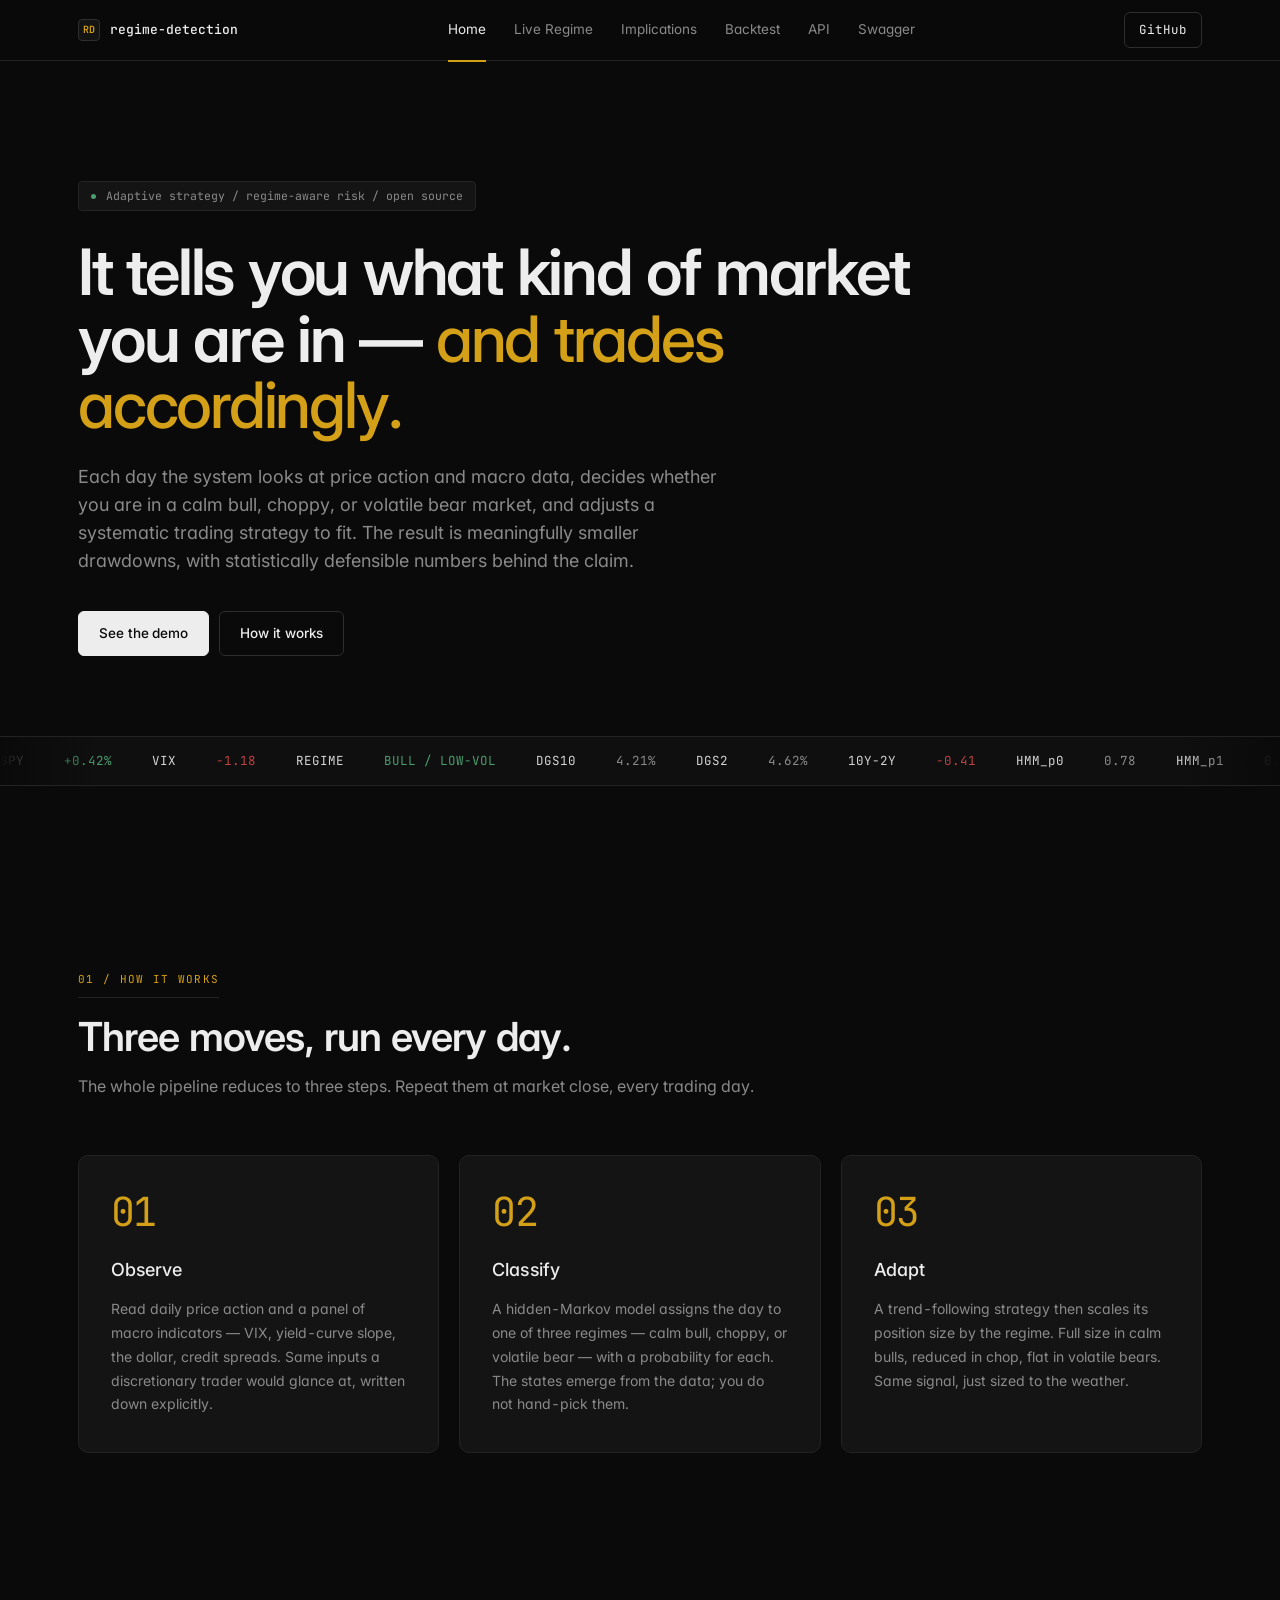
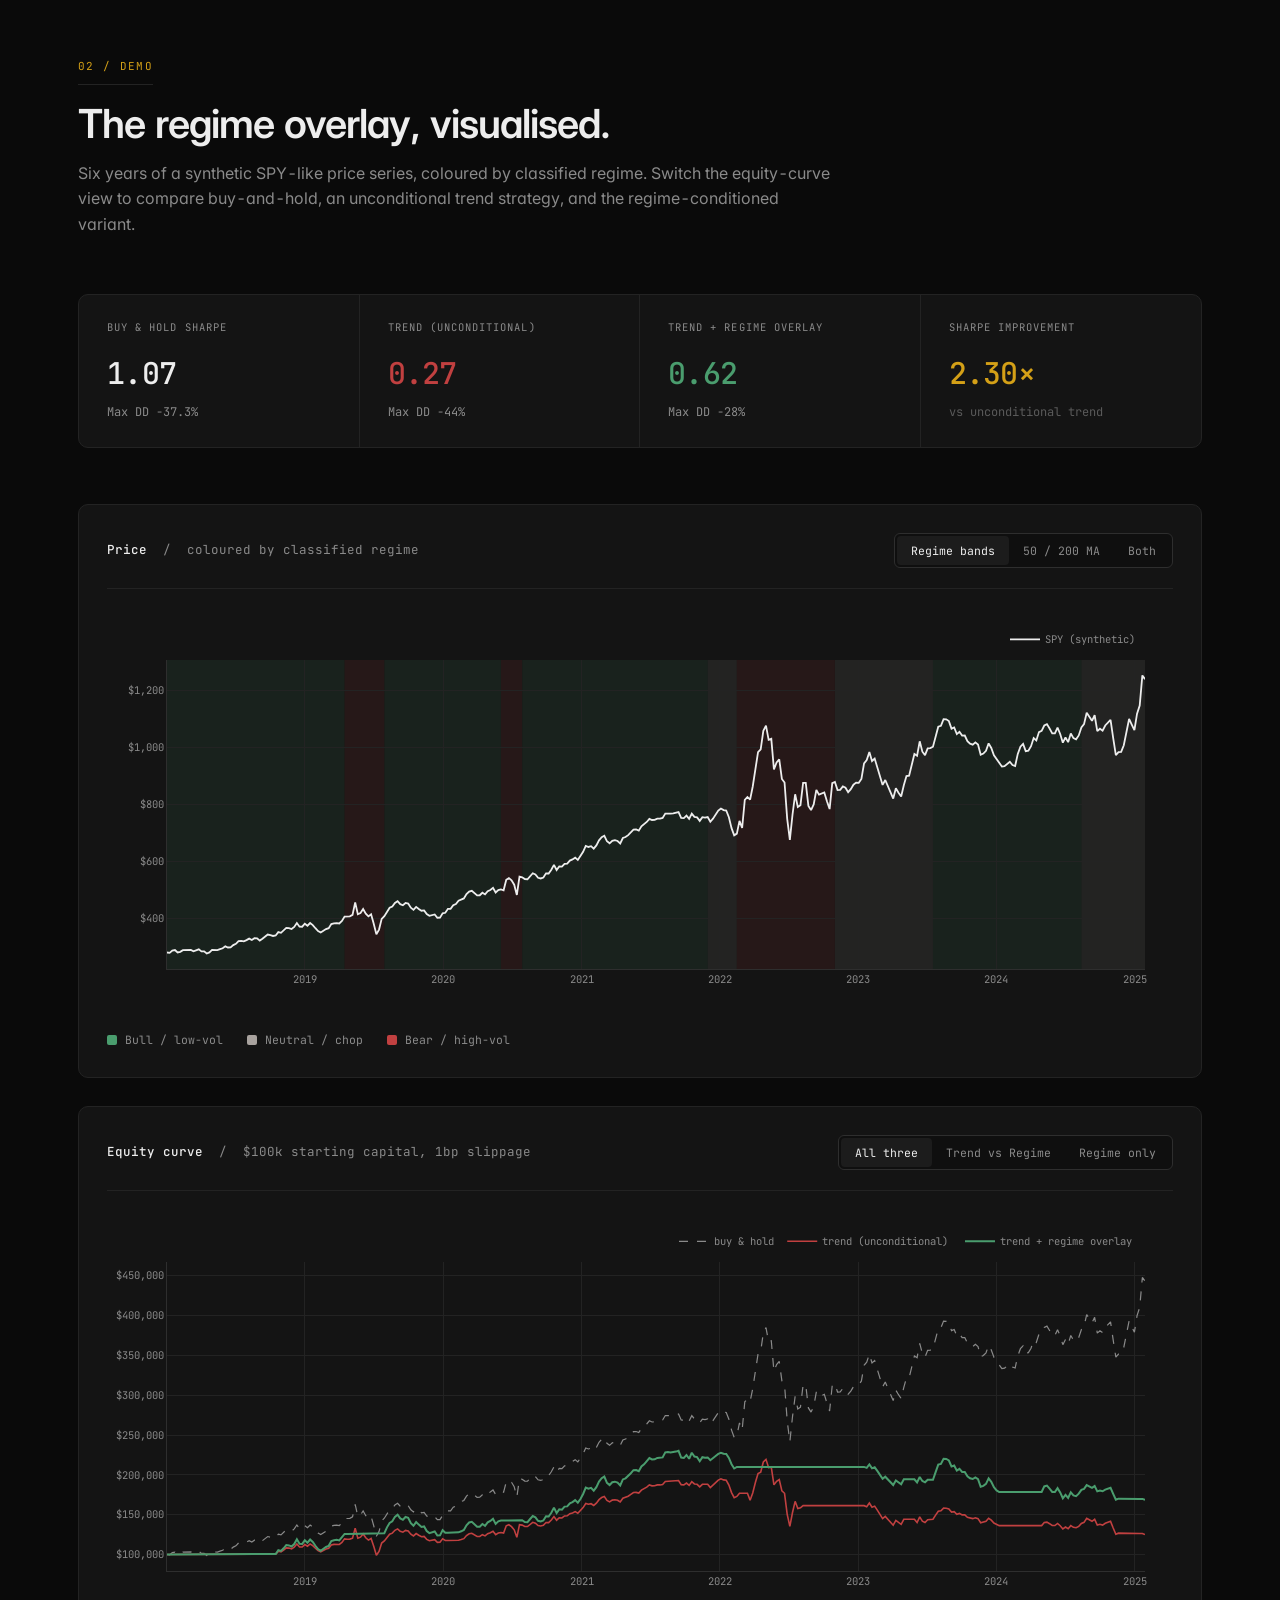
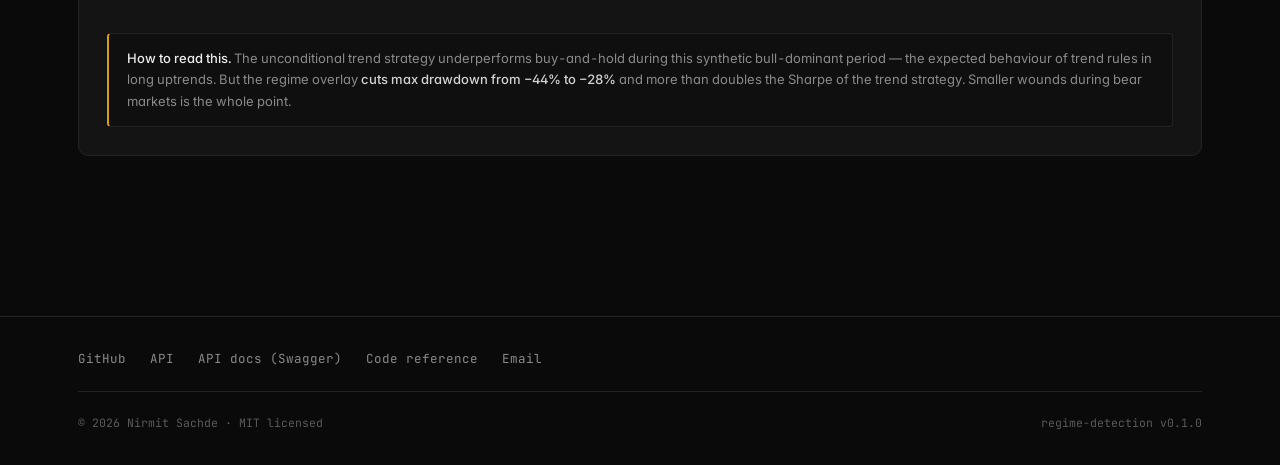
<file: web/index.html>
<!DOCTYPE html>
<html lang="en">
<head>
  <meta charset="UTF-8" />
  <meta name="viewport" content="width=device-width, initial-scale=1.0" />
  <title>Adaptive Market Regime Detection</title>
  <meta name="description" content="A system that classifies the market into bull, chop, or bear each day and adapts a systematic trading strategy accordingly. Meaningfully smaller drawdowns, statistically validated." />

  <link rel="preconnect" href="https://fonts.googleapis.com" />
  <link rel="preconnect" href="https://fonts.gstatic.com" crossorigin />
  <link href="https://fonts.googleapis.com/css2?family=Inter:wght@400;500;600;700&family=JetBrains+Mono:wght@400;500;600&display=swap" rel="stylesheet" />

  <link rel="stylesheet" href="styles.css" />
  <link rel="icon" type="image/svg+xml" href="data:image/svg+xml,%3Csvg xmlns='http://www.w3.org/2000/svg' viewBox='0 0 64 64'%3E%3Crect width='64' height='64' rx='8' fill='%230a0a0a' stroke='%23232323' stroke-width='2'/%3E%3Cpath d='M12 44L24 30L34 38L52 18' stroke='%23d4a017' stroke-width='3' fill='none' stroke-linecap='round' stroke-linejoin='round'/%3E%3C/svg%3E" />

  <script src="https://cdn.plot.ly/plotly-2.35.2.min.js" charset="utf-8"></script>
</head>
<body>

  <!-- ============ NAV ============ -->
  <nav class="nav">
    <div class="container nav-inner">
      <a href="index.html" class="nav-brand" style="text-decoration:none;color:inherit;border:none;">
        <span class="logo-mark">RD</span>
        <span>regime-detection</span>
      </a>
      <div class="nav-links">
        <a data-page="index.html" href="index.html">Home</a>
        <a data-page="regime.html" href="regime.html">Live Regime</a>
        <a data-page="implications.html" href="implications.html">Implications</a>
        <a data-page="backtest.html" href="backtest.html">Backtest</a>
        <a data-page="api.html" href="api.html">API</a>
        <a id="nav-api-docs" href="#" target="_blank" rel="noopener">Swagger</a>
      </div>
      <a class="nav-cta" id="nav-github" href="https://github.com/" target="_blank" rel="noopener">GitHub</a>
    </div>
  </nav>

  <!-- ============ HERO ============ -->
  <header class="hero">
    <div class="container">
      <div class="hero-tag reveal">
        <span class="dot"></span>
        <span>Adaptive strategy / regime-aware risk / open source</span>
      </div>
      <h1 class="reveal">
        It tells you what kind of market<br />
        you are in &mdash; <span class="accent">and trades accordingly.</span>
      </h1>
      <p class="lede reveal">
        Each day the system looks at price action and macro data, decides whether
        you are in a calm bull, choppy, or volatile bear market, and adjusts a
        systematic trading strategy to fit. The result is meaningfully smaller
        drawdowns, with statistically defensible numbers behind the claim.
      </p>
      <div class="hero-cta reveal">
        <a href="#demo" class="btn btn-primary">See the demo</a>
        <a href="#how" class="btn btn-ghost">How it works</a>
      </div>
    </div>

    <!-- Ticker tape -->
    <div class="tape">
      <div class="tape-row">
        <span class="key">SPY</span><span class="pos">+0.42%</span>
        <span class="key">VIX</span><span class="neg">-1.18</span>
        <span class="key">REGIME</span><span class="pos">BULL / LOW-VOL</span>
        <span class="key">DGS10</span><span>4.21%</span>
        <span class="key">DGS2</span><span>4.62%</span>
        <span class="key">10Y-2Y</span><span class="neg">-0.41</span>
        <span class="key">HMM_p0</span><span>0.78</span>
        <span class="key">HMM_p1</span><span>0.18</span>
        <span class="key">HMM_p2</span><span>0.04</span>
        <span class="key">strategy.sharpe</span><span class="pos">0.62</span>
        <span class="key">SPY</span><span class="pos">+0.42%</span>
        <span class="key">VIX</span><span class="neg">-1.18</span>
        <span class="key">REGIME</span><span class="pos">BULL / LOW-VOL</span>
        <span class="key">DGS10</span><span>4.21%</span>
        <span class="key">DGS2</span><span>4.62%</span>
        <span class="key">10Y-2Y</span><span class="neg">-0.41</span>
        <span class="key">HMM_p0</span><span>0.78</span>
        <span class="key">HMM_p1</span><span>0.18</span>
        <span class="key">HMM_p2</span><span>0.04</span>
        <span class="key">strategy.sharpe</span><span class="pos">0.62</span>
      </div>
    </div>
  </header>

  <!-- ============ HOW ============ -->
  <section id="how">
    <div class="container">
      <div class="section-head reveal">
        <div class="eyebrow">01 / How it works</div>
        <h2>Three moves, run every day.</h2>
        <p>The whole pipeline reduces to three steps. Repeat them at market close, every trading day.</p>
      </div>

      <div class="steps reveal">
        <div class="step">
          <div class="num">01</div>
          <h3>Observe</h3>
          <p>Read daily price action and a panel of macro indicators &mdash; VIX, yield-curve slope, the dollar, credit spreads. Same inputs a discretionary trader would glance at, written down explicitly.</p>
        </div>
        <div class="step">
          <div class="num">02</div>
          <h3>Classify</h3>
          <p>A hidden-Markov model assigns the day to one of three regimes &mdash; calm bull, choppy, or volatile bear &mdash; with a probability for each. The states emerge from the data; you do not hand-pick them.</p>
        </div>
        <div class="step">
          <div class="num">03</div>
          <h3>Adapt</h3>
          <p>A trend-following strategy then scales its position size by the regime. Full size in calm bulls, reduced in chop, flat in volatile bears. Same signal, just sized to the weather.</p>
        </div>
      </div>
    </div>
  </section>

  <!-- ============ DEMO ============ -->
  <section id="demo">
    <div class="container">
      <div class="section-head reveal">
        <div class="eyebrow">02 / Demo</div>
        <h2>The regime overlay, visualised.</h2>
        <p>Six years of a synthetic SPY-like price series, coloured by classified regime. Switch the equity-curve view to compare buy-and-hold, an unconditional trend strategy, and the regime-conditioned variant.</p>
      </div>

      <!-- Stats row -->
      <div class="stats reveal">
        <div class="stat">
          <div class="label">Buy &amp; Hold Sharpe</div>
          <div class="value" id="stat-bh-sharpe">&mdash;</div>
          <div class="sub"><span>Max DD</span> <span id="stat-bh-mdd">&mdash;</span></div>
        </div>
        <div class="stat">
          <div class="label">Trend (unconditional)</div>
          <div class="value neg" id="stat-base-sharpe">&mdash;</div>
          <div class="sub"><span>Max DD</span> <span id="stat-base-mdd">&mdash;</span></div>
        </div>
        <div class="stat">
          <div class="label">Trend + Regime Overlay</div>
          <div class="value pos" id="stat-regime-sharpe">&mdash;</div>
          <div class="sub"><span>Max DD</span> <span id="stat-regime-mdd">&mdash;</span></div>
        </div>
        <div class="stat">
          <div class="label">Sharpe Improvement</div>
          <div class="value accent" id="stat-improvement">&mdash;</div>
          <div class="sub">vs unconditional trend</div>
        </div>
      </div>

      <!-- Chart 1: price + regime -->
      <div class="demo reveal" style="margin-bottom: 28px;">
        <div class="demo-head">
          <div class="demo-title"><strong>Price</strong> &nbsp;/&nbsp; coloured by classified regime</div>
          <div class="toggle-group" id="overlay-toggle">
            <button data-overlay="regime" class="active">Regime bands</button>
            <button data-overlay="ma">50 / 200 MA</button>
            <button data-overlay="both">Both</button>
          </div>
        </div>
        <div id="chart-price" class="chart"></div>
        <div class="demo-legend">
          <span><span class="swatch" style="background:#4a9d6e"></span>Bull / low-vol</span>
          <span><span class="swatch" style="background:#a8a29e"></span>Neutral / chop</span>
          <span><span class="swatch" style="background:#c14040"></span>Bear / high-vol</span>
        </div>
      </div>

      <!-- Chart 2: equity curves -->
      <div class="demo reveal">
        <div class="demo-head">
          <div class="demo-title"><strong>Equity curve</strong> &nbsp;/&nbsp; $100k starting capital, 1bp slippage</div>
          <div class="toggle-group" id="strategy-toggle">
            <button data-strat="all" class="active">All three</button>
            <button data-strat="compare">Trend vs Regime</button>
            <button data-strat="regime">Regime only</button>
          </div>
        </div>
        <div id="chart-equity" class="chart"></div>
        <div class="note">
          <strong>How to read this.</strong> The unconditional trend strategy underperforms buy-and-hold during this synthetic bull-dominant period &mdash; the expected behaviour of trend rules in long uptrends. But the regime overlay <em>cuts max drawdown from &minus;44% to &minus;28%</em> and more than doubles the Sharpe of the trend strategy. Smaller wounds during bear markets is the whole point.
        </div>
      </div>
    </div>
  </section>

  <!-- ============ FOOTER ============ -->
  <footer>
    <div class="container">
      <div class="footer-links">
        <a id="footer-github" href="https://github.com/" target="_blank" rel="noopener">GitHub</a>
        <a id="footer-api" href="#" target="_blank" rel="noopener">API</a>
        <a id="footer-api-docs" href="#" target="_blank" rel="noopener">API docs (Swagger)</a>
        <a id="footer-ref" href="reference/" target="_blank" rel="noopener">Code reference</a>
        <a href="mailto:sachde.n@northeastern.edu">Email</a>
      </div>
      <div class="footer-bottom">
        <span>&copy; 2026 Nirmit Sachde &middot; MIT licensed</span>
        <span>regime-detection v0.1.0</span>
      </div>
    </div>
  </footer>

  <script src="config.js"></script>
  <script src="sample_data.js"></script>
  <script src="api-client.js"></script>
  <script src="nav.js"></script>
  <script src="app.js"></script>
</body>
</html>
</file>
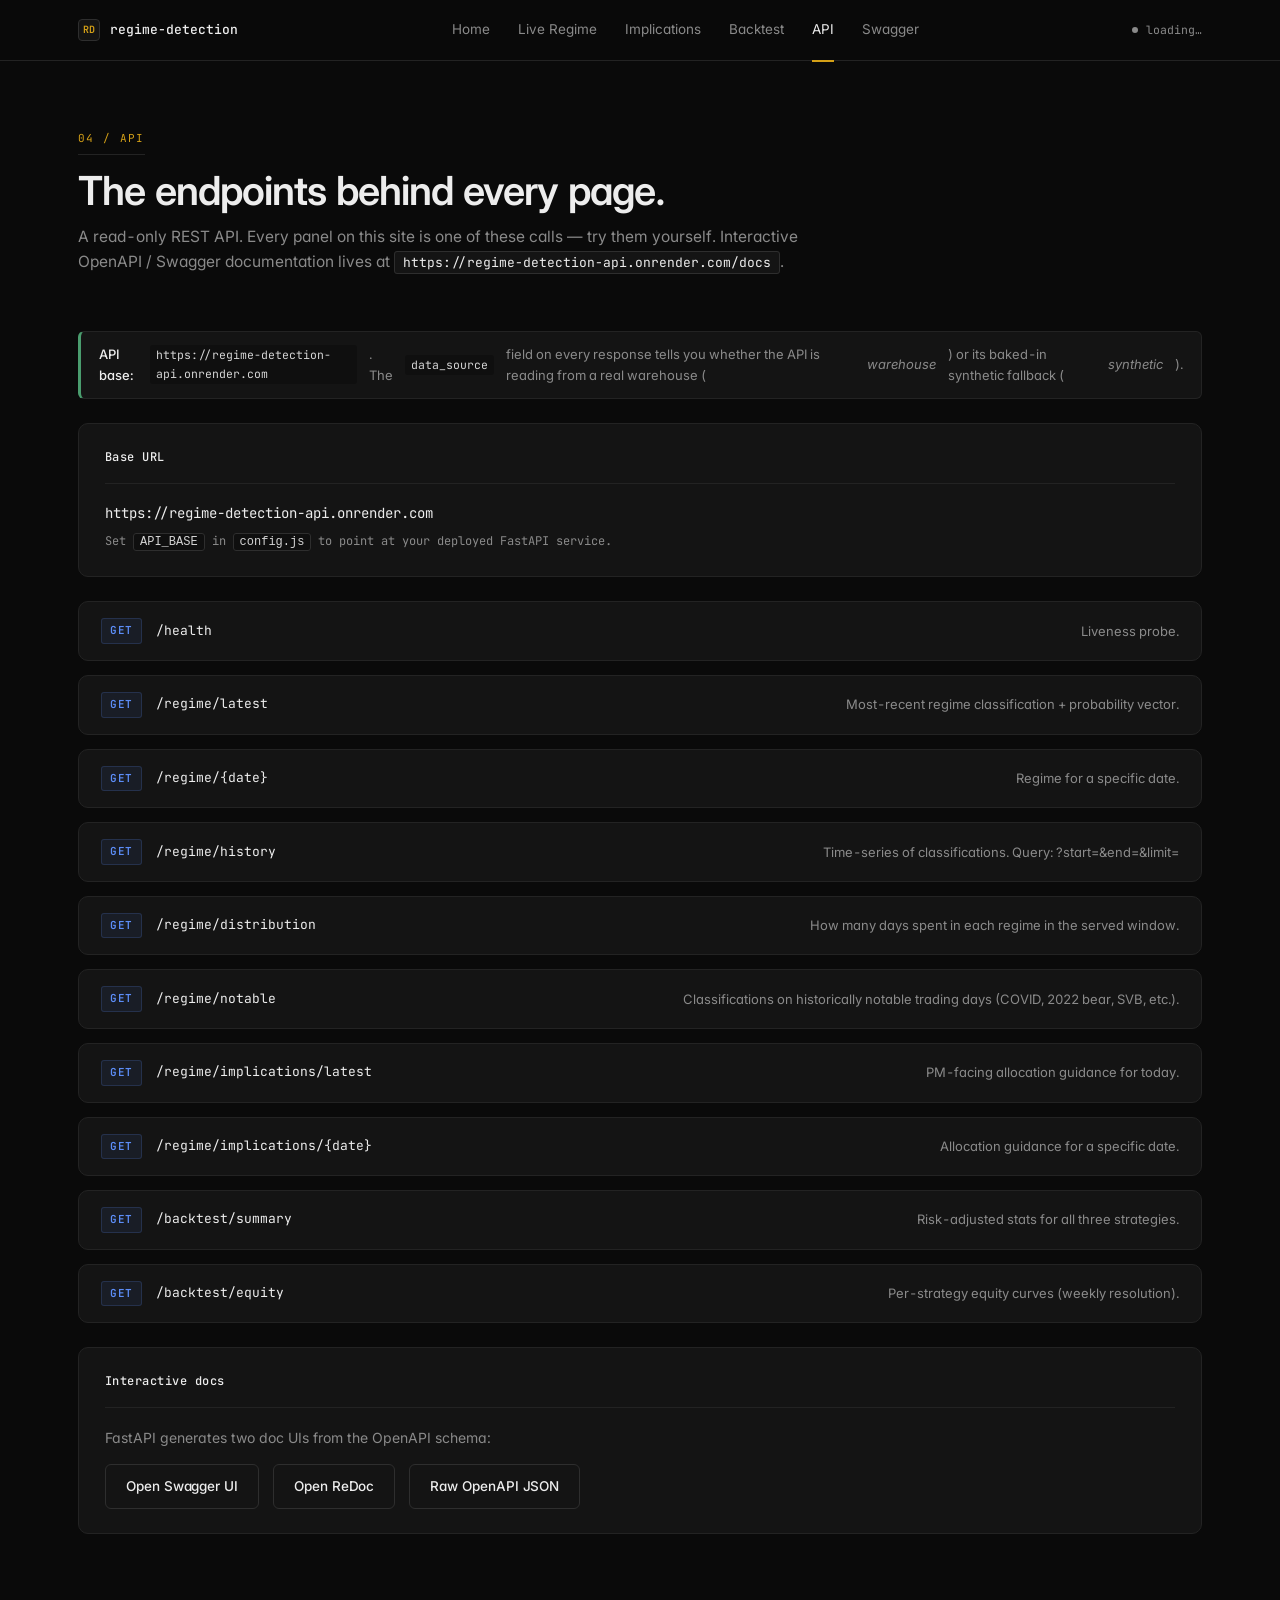
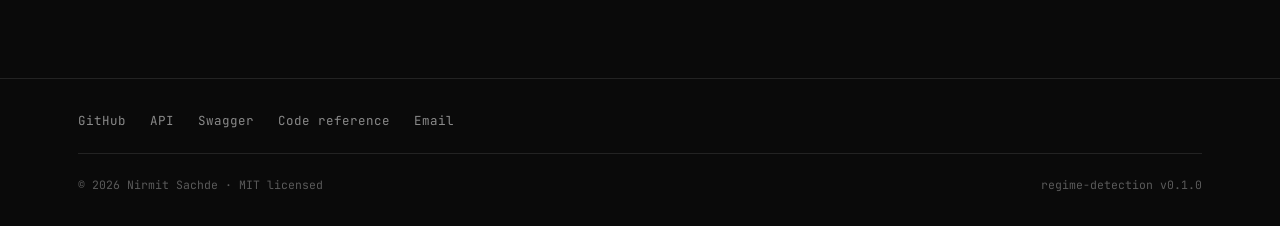
<file: web/api.html>
<!DOCTYPE html>
<html lang="en">
<head>
  <meta charset="UTF-8" />
  <meta name="viewport" content="width=device-width, initial-scale=1.0" />
  <title>API — regime-detection</title>
  <link rel="preconnect" href="https://fonts.googleapis.com" />
  <link rel="preconnect" href="https://fonts.gstatic.com" crossorigin />
  <link href="https://fonts.googleapis.com/css2?family=Inter:wght@400;500;600;700&family=JetBrains+Mono:wght@400;500;600&display=swap" rel="stylesheet" />
  <link rel="stylesheet" href="styles.css" />
  <link rel="icon" type="image/svg+xml" href="data:image/svg+xml,%3Csvg xmlns='http://www.w3.org/2000/svg' viewBox='0 0 64 64'%3E%3Crect width='64' height='64' rx='8' fill='%230a0a0a' stroke='%23232323' stroke-width='2'/%3E%3Cpath d='M12 44L24 30L34 38L52 18' stroke='%23d4a017' stroke-width='3' fill='none' stroke-linecap='round' stroke-linejoin='round'/%3E%3C/svg%3E" />
</head>
<body>

  <nav class="nav">
    <div class="container nav-inner">
      <a href="index.html" class="nav-brand" style="text-decoration:none;color:inherit;border:none;">
        <span class="logo-mark">RD</span>
        <span>regime-detection</span>
      </a>
      <div class="nav-links">
        <a data-page="index.html" href="index.html">Home</a>
        <a data-page="regime.html" href="regime.html">Live Regime</a>
        <a data-page="implications.html" href="implications.html">Implications</a>
        <a data-page="backtest.html" href="backtest.html">Backtest</a>
        <a data-page="api.html" href="api.html">API</a>
        <a id="nav-api-docs" href="#" target="_blank" rel="noopener">Swagger</a>
      </div>
      <span class="live-dot" id="live-indicator" data-mode="loading">
        <span class="blip"></span><span class="text">loading...</span>
      </span>
    </div>
  </nav>

  <header class="page-hero">
    <div class="container">
      <div class="eyebrow">04 / API</div>
      <h1>The endpoints behind every page.</h1>
      <p class="lede">A read-only REST API. Every panel on this site is one of these calls — try them yourself. Interactive OpenAPI / Swagger documentation lives at <code style="font-family:var(--font-mono);font-size:13px;background:var(--surface);padding:2px 8px;border-radius:3px;color:var(--text);border:1px solid var(--border-2);"><span id="api-base-label">/docs</span></code>.</p>
    </div>
  </header>

  <main class="container" style="padding-bottom: 60px;">
    <div id="status-banner-slot"></div>

    <div class="panel">
      <div class="panel-head">
        <div class="panel-title"><strong>Base URL</strong></div>
      </div>
      <div style="font-family:var(--font-mono);font-size:14px;color:var(--text);">
        <span id="api-base">(not configured)</span>
      </div>
      <div style="font-family:var(--font-mono);font-size:12px;color:var(--muted);margin-top:8px;">
        Set <code style="background:var(--bg-1);padding:1px 6px;border-radius:3px;color:var(--text-2);border:1px solid var(--border-2);">API_BASE</code>
        in <code style="background:var(--bg-1);padding:1px 6px;border-radius:3px;color:var(--text-2);border:1px solid var(--border-2);">config.js</code>
        to point at your deployed FastAPI service.
      </div>
    </div>

    <div id="endpoints"></div>

    <div class="panel" style="margin-top: 24px;">
      <div class="panel-head">
        <div class="panel-title"><strong>Interactive docs</strong></div>
      </div>
      <p style="margin:0;color:var(--muted);font-size:14px;line-height:1.65;">
        FastAPI generates two doc UIs from the OpenAPI schema:
      </p>
      <div style="display:flex;gap:14px;margin-top:14px;flex-wrap:wrap;">
        <a id="link-swagger" class="btn btn-ghost" href="#" target="_blank" rel="noopener">Open Swagger UI</a>
        <a id="link-redoc" class="btn btn-ghost" href="#" target="_blank" rel="noopener">Open ReDoc</a>
        <a id="link-openapi" class="btn btn-ghost" href="#" target="_blank" rel="noopener">Raw OpenAPI JSON</a>
      </div>
    </div>
  </main>

  <footer>
    <div class="container">
      <div class="footer-links">
        <a id="footer-github" href="https://github.com/" target="_blank" rel="noopener">GitHub</a>
        <a id="footer-api" href="#" target="_blank" rel="noopener">API</a>
        <a id="footer-api-docs" href="#" target="_blank" rel="noopener">Swagger</a>
        <a id="footer-ref" href="reference/" target="_blank" rel="noopener">Code reference</a>
        <a href="mailto:sachde.n@northeastern.edu">Email</a>
      </div>
      <div class="footer-bottom">
        <span>&copy; 2026 Nirmit Sachde &middot; MIT licensed</span>
        <span>regime-detection v0.1.0</span>
      </div>
    </div>
  </footer>

  <script src="config.js"></script>
  <script src="sample_data.js"></script>
  <script src="api-client.js"></script>
  <script src="nav.js"></script>

  <script>
  (function () {
    const ENDPOINTS = [
      {path: "/health", desc: "Liveness probe."},
      {path: "/regime/latest", desc: "Most-recent regime classification + probability vector."},
      {path: "/regime/{date}", desc: "Regime for a specific date.", paramKey: "date", paramDefault: window.SAMPLE_DATA ? window.SAMPLE_DATA.dates[window.SAMPLE_DATA.dates.length - 1] : "2024-12-30"},
      {path: "/regime/history", desc: "Time-series of classifications. Query: ?start=&end=&limit=", paramKey: "limit", paramDefault: "30", paramAsQuery: true},
      {path: "/regime/distribution", desc: "How many days spent in each regime in the served window."},
      {path: "/regime/notable", desc: "Classifications on historically notable trading days (COVID, 2022 bear, SVB, etc.)."},
      {path: "/regime/implications/latest", desc: "PM-facing allocation guidance for today."},
      {path: "/regime/implications/{date}", desc: "Allocation guidance for a specific date.", paramKey: "date", paramDefault: window.SAMPLE_DATA ? window.SAMPLE_DATA.dates[window.SAMPLE_DATA.dates.length - 1] : "2024-12-30"},
      {path: "/backtest/summary", desc: "Risk-adjusted stats for all three strategies."},
      {path: "/backtest/equity", desc: "Per-strategy equity curves (weekly resolution)."},
    ];

    const apiBase = ((window.SITE_CONFIG && window.SITE_CONFIG.API_BASE) || "").replace(/\/+$/, "");

    function showStatus() {
      const slot = document.getElementById("status-banner-slot");
      if (!apiBase) {
        slot.innerHTML = `
          <div class="status-banner sample">
            <strong>No API configured.</strong> Endpoints will respond from baked-in sample
            data. Edit <code>web/config.js</code>, set <code>API_BASE</code> to your
            deployed FastAPI URL, then redeploy. The page detects it automatically.
          </div>`;
      } else {
        slot.innerHTML = `
          <div class="status-banner live">
            <strong>API base:</strong> <code>${apiBase}</code>. The
            <code>data_source</code> field on every response tells you whether
            the API is reading from a real warehouse (<em>warehouse</em>) or
            its baked-in synthetic fallback (<em>synthetic</em>).
          </div>`;
      }
    }

    function init() {
      showStatus();
      const baseEl = document.getElementById("api-base");
      const baseLabel = document.getElementById("api-base-label");
      baseEl.textContent = apiBase || "(none — using sample data)";
      baseLabel.textContent = apiBase ? `${apiBase}/docs` : "/docs";

      ["link-swagger", "link-redoc", "link-openapi"].forEach((id) => {
        const el = document.getElementById(id);
        if (!apiBase) { el.style.opacity = "0.5"; el.style.pointerEvents = "none"; return; }
        el.href = apiBase + ({"link-swagger": "/docs", "link-redoc": "/redoc", "link-openapi": "/openapi.json"})[id];
      });

      const list = document.getElementById("endpoints");
      ENDPOINTS.forEach((ep) => list.appendChild(renderEndpoint(ep)));
    }

    function renderEndpoint(ep) {
      const el = document.createElement("div");
      el.className = "endpoint";
      const inputHtml = ep.paramKey
        ? `<input data-key="${ep.paramKey}" value="${ep.paramDefault || ''}" placeholder="${ep.paramKey}" />`
        : "";
      el.innerHTML = `
        <div class="endpoint-head">
          <span class="method">GET</span>
          <span class="path">${ep.path}</span>
          <span class="desc">${ep.desc}</span>
        </div>
        <div class="endpoint-body">
          <div class="endpoint-actions">
            ${inputHtml}
            <button class="btn-run">Run</button>
          </div>
          <div class="endpoint-curl-label">cURL</div>
          <div class="endpoint-curl"></div>
          <div class="endpoint-response-label">Response</div>
          <div class="endpoint-response"><span style="color:var(--dim);">— click Run —</span></div>
        </div>
      `;

      const head = el.querySelector(".endpoint-head");
      head.addEventListener("click", (e) => {
        if (e.target.closest(".endpoint-actions")) return;
        el.classList.toggle("open");
        updateCurl();
      });

      const runBtn = el.querySelector(".btn-run");
      runBtn.addEventListener("click", (e) => { e.stopPropagation(); run(); });

      const input = el.querySelector("input");
      if (input) input.addEventListener("input", updateCurl);

      function buildPath() {
        let path = ep.path;
        if (ep.paramKey && !ep.paramAsQuery) {
          const v = input?.value || ep.paramDefault || "";
          path = path.replace("{" + ep.paramKey + "}", encodeURIComponent(v));
        } else if (ep.paramAsQuery) {
          const v = input?.value || ep.paramDefault || "";
          path += "?" + ep.paramKey + "=" + encodeURIComponent(v);
        }
        return path;
      }

      function updateCurl() {
        const path = buildPath();
        const url = (apiBase || "https://<your-api>.onrender.com") + path;
        el.querySelector(".endpoint-curl").textContent = `curl ${url}`;
      }

      async function run() {
        const path = buildPath();
        const out = el.querySelector(".endpoint-response");
        out.textContent = "loading...";
        try {
          const body = await APIClient.call(path);
          const { _source, ...display } = body;
          out.textContent = JSON.stringify(display, null, 2);
          if (_source === "sample") {
            out.style.borderLeft = "2px solid var(--accent)";
          } else {
            out.style.borderLeft = "2px solid var(--positive)";
          }
        } catch (err) {
          out.textContent = "Error: " + (err.message || String(err));
          out.style.borderLeft = "2px solid var(--negative)";
        }
      }

      updateCurl();
      return el;
    }

    if (document.readyState === "loading") {
      document.addEventListener("DOMContentLoaded", init);
    } else {
      init();
    }
  })();
  </script>
</body>
</html>
</file>
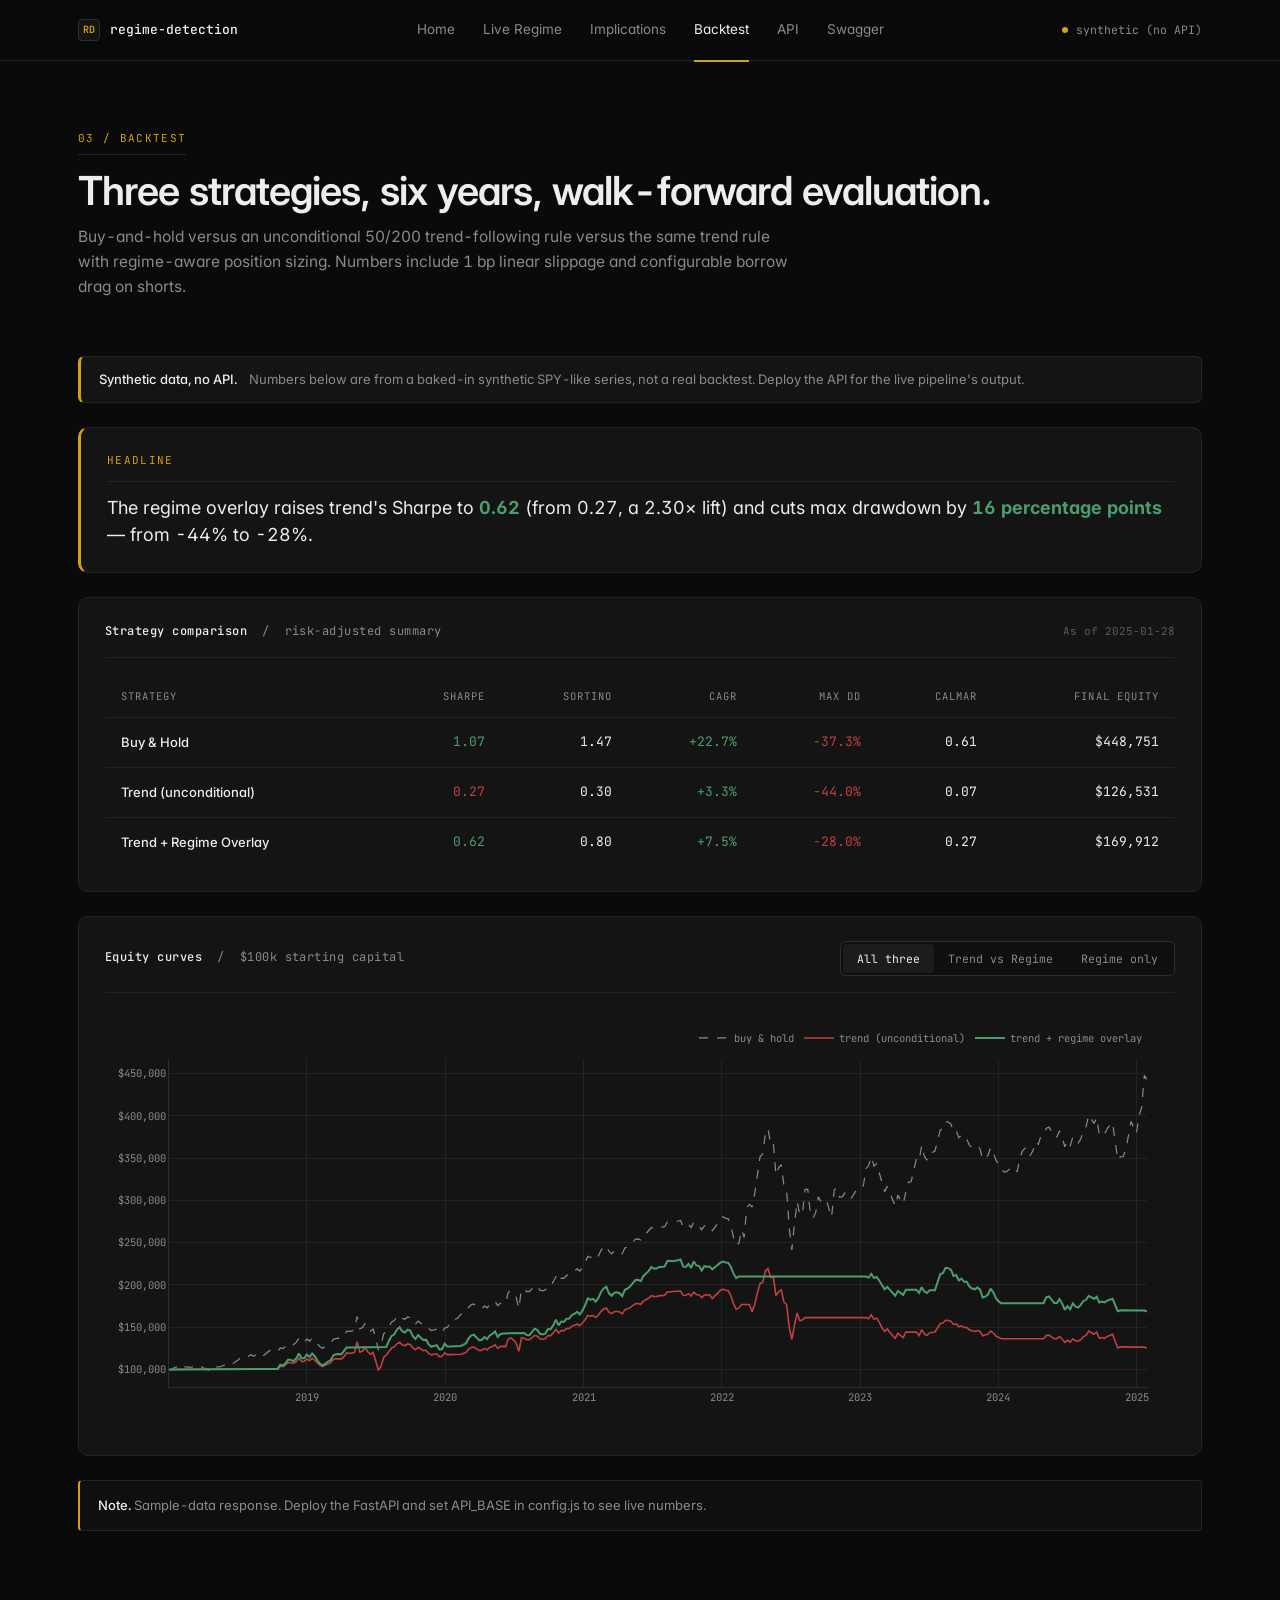
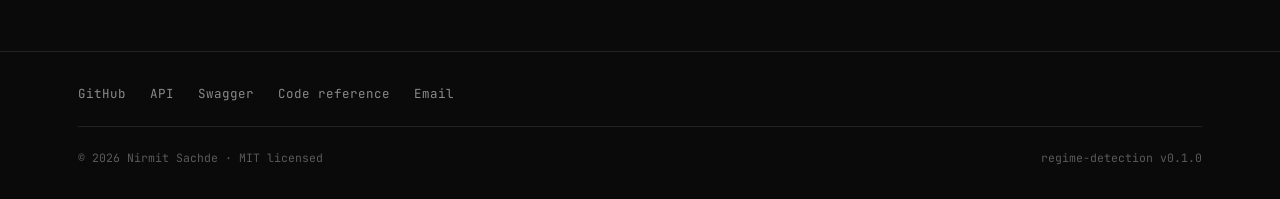
<file: web/backtest.html>
<!DOCTYPE html>
<html lang="en">
<head>
  <meta charset="UTF-8" />
  <meta name="viewport" content="width=device-width, initial-scale=1.0" />
  <title>Backtest — regime-detection</title>
  <link rel="preconnect" href="https://fonts.googleapis.com" />
  <link rel="preconnect" href="https://fonts.gstatic.com" crossorigin />
  <link href="https://fonts.googleapis.com/css2?family=Inter:wght@400;500;600;700&family=JetBrains+Mono:wght@400;500;600&display=swap" rel="stylesheet" />
  <link rel="stylesheet" href="styles.css" />
  <link rel="icon" type="image/svg+xml" href="data:image/svg+xml,%3Csvg xmlns='http://www.w3.org/2000/svg' viewBox='0 0 64 64'%3E%3Crect width='64' height='64' rx='8' fill='%230a0a0a' stroke='%23232323' stroke-width='2'/%3E%3Cpath d='M12 44L24 30L34 38L52 18' stroke='%23d4a017' stroke-width='3' fill='none' stroke-linecap='round' stroke-linejoin='round'/%3E%3C/svg%3E" />
  <script src="https://cdn.plot.ly/plotly-2.35.2.min.js" charset="utf-8"></script>
</head>
<body>

  <nav class="nav">
    <div class="container nav-inner">
      <a href="index.html" class="nav-brand" style="text-decoration:none;color:inherit;border:none;">
        <span class="logo-mark">RD</span>
        <span>regime-detection</span>
      </a>
      <div class="nav-links">
        <a data-page="index.html" href="index.html">Home</a>
        <a data-page="regime.html" href="regime.html">Live Regime</a>
        <a data-page="implications.html" href="implications.html">Implications</a>
        <a data-page="backtest.html" href="backtest.html">Backtest</a>
        <a data-page="api.html" href="api.html">API</a>
        <a id="nav-api-docs" href="#" target="_blank" rel="noopener">Swagger</a>
      </div>
      <span class="live-dot" id="live-indicator" data-mode="loading">
        <span class="blip"></span><span class="text">loading...</span>
      </span>
    </div>
  </nav>

  <header class="page-hero">
    <div class="container">
      <div class="eyebrow">03 / Backtest</div>
      <h1>Three strategies, six years, walk-forward evaluation.</h1>
      <p class="lede">Buy-and-hold versus an unconditional 50/200 trend-following rule versus the same trend rule with regime-aware position sizing. Numbers include 1 bp linear slippage and configurable borrow drag on shorts.</p>
    </div>
  </header>

  <main class="container" style="padding-bottom: 60px;">
    <div id="status-banner-slot"></div>

    <div class="panel" style="border-left:3px solid var(--accent);">
      <div class="panel-head" style="padding-bottom: 12px; margin-bottom: 12px;">
        <div class="panel-title" style="color:var(--accent);text-transform:uppercase;letter-spacing:.12em;font-size:11px;">
          Headline
        </div>
      </div>
      <div style="font-size:18px;color:var(--text);line-height:1.5;" id="headline">
        <span class="skeleton skeleton-line" style="width:70%;"></span>
      </div>
    </div>

    <div class="panel">
      <div class="panel-head">
        <div class="panel-title"><strong>Strategy comparison</strong> &nbsp;/&nbsp; risk-adjusted summary</div>
        <div class="panel-sub" id="bt-asof">—</div>
      </div>
      <div style="overflow-x: auto;">
        <table class="strategy-table" id="bt-table">
          <thead>
            <tr>
              <th>Strategy</th>
              <th style="text-align:right;">Sharpe</th>
              <th style="text-align:right;">Sortino</th>
              <th style="text-align:right;">CAGR</th>
              <th style="text-align:right;">Max DD</th>
              <th style="text-align:right;">Calmar</th>
              <th style="text-align:right;">Final equity</th>
            </tr>
          </thead>
          <tbody id="bt-tbody"></tbody>
        </table>
      </div>
    </div>

    <div class="panel">
      <div class="panel-head">
        <div class="panel-title"><strong>Equity curves</strong> &nbsp;/&nbsp; $100k starting capital</div>
        <div class="toggle-group" id="strategy-toggle">
          <button data-strat="all" class="active">All three</button>
          <button data-strat="compare">Trend vs Regime</button>
          <button data-strat="regime">Regime only</button>
        </div>
      </div>
      <div id="chart-equity" style="min-height: 420px;"></div>
    </div>

    <div class="note" id="bt-note" style="display:none;">
      <strong>Note.</strong> <span id="bt-note-body"></span>
    </div>
  </main>

  <footer>
    <div class="container">
      <div class="footer-links">
        <a id="footer-github" href="https://github.com/" target="_blank" rel="noopener">GitHub</a>
        <a id="footer-api" href="#" target="_blank" rel="noopener">API</a>
        <a id="footer-api-docs" href="#" target="_blank" rel="noopener">Swagger</a>
        <a id="footer-ref" href="reference/" target="_blank" rel="noopener">Code reference</a>
        <a href="mailto:sachde.n@northeastern.edu">Email</a>
      </div>
      <div class="footer-bottom">
        <span>&copy; 2026 Nirmit Sachde &middot; MIT licensed</span>
        <span>regime-detection v0.1.0</span>
      </div>
    </div>
  </footer>

  <script src="config.js"></script>
  <script src="sample_data.js"></script>
  <script src="api-client.js"></script>
  <script src="nav.js"></script>

  <script>
  (async function () {
    const C = {
      muted: "#8a8a8a", text: "#ededed", text_2: "#d4d4d4", border: "#232323",
      border_2: "#2e2e2e", surface: "#141414",
      positive: "#4a9d6e", negative: "#c14040",
    };
    let lastEquity = null;

    function showStatus(payload) {
      const slot = document.getElementById("status-banner-slot");
      const src = payload._source;
      const ds  = payload.data_source;
      if (src === "sample") {
        slot.innerHTML = `
          <div class="status-banner sample">
            <strong>Synthetic data, no API.</strong> Numbers below are from a baked-in
            synthetic SPY-like series, not a real backtest. Deploy the API for the
            live pipeline's output.
          </div>`;
      } else if (ds === "synthetic") {
        slot.innerHTML = `
          <div class="status-banner sample">
            <strong>Live API, synthetic data.</strong> The API is reachable but its
            container has no warehouse, so these are illustrative numbers from the
            deterministic synthetic series. Real backtest numbers appear after the
            pipeline runs against ingested data.
          </div>`;
      }
    }

    let LIVE_EQUITY = null;   // populated by /backtest/equity if available

    async function init() {
      const d = await APIClient.call("/backtest/summary");
      showStatus(d);
      renderHeadline(d);
      renderTable(d);

      // Try to pull real equity curves from the API; renderEquity decides
      // whether to use these or fall back to baked sample series.
      try {
        const eq = await APIClient.call("/backtest/equity");
        if (eq && eq.strategies && eq.strategies.length > 0) {
          LIVE_EQUITY = eq;
        }
      } catch (e) { /* silent fall-back to sample */ }

      renderEquity();
      wireToggle();

      if (d.note) {
        document.getElementById("bt-note").style.display = "block";
        document.getElementById("bt-note-body").textContent = d.note;
      }
      document.getElementById("bt-asof").textContent = "As of " + d.as_of;
    }

    function renderHeadline(d) {
      // Accept either the original synthetic names or the real-data names
      // (regime_conditioned_trend, baseline_trend) — match either.
      const regime = d.strategies.find((s) =>
        s.name === "regime_conditioned" || s.name === "regime_conditioned_trend"
      );
      const trend = d.strategies.find((s) => s.name === "baseline_trend");
      if (!regime || !trend) {
        document.getElementById("headline").textContent =
          "Run `make real-data` to populate backtest results.";
        return;
      }
      const ddDelta = Math.abs(trend.max_dd_pct) - Math.abs(regime.max_dd_pct);
      const sharpeUp = (regime.sharpe / trend.sharpe).toFixed(2);
      document.getElementById("headline").innerHTML = `
        The regime overlay raises trend's Sharpe to
        <strong style="color:var(--positive);">${regime.sharpe.toFixed(2)}</strong>
        (from ${trend.sharpe.toFixed(2)}, a ${sharpeUp}× lift)
        and cuts max drawdown by
        <strong style="color:var(--positive);">${ddDelta.toFixed(0)} percentage points</strong>
        — from ${trend.max_dd_pct.toFixed(0)}% to ${regime.max_dd_pct.toFixed(0)}%.
      `;
    }

    function renderTable(d) {
      const tbody = document.getElementById("bt-tbody");
      tbody.innerHTML = "";
      d.strategies.forEach((s) => {
        const tr = document.createElement("tr");
        const sharpeC = s.sharpe > 0.5 ? "pos" : s.sharpe < 0.3 ? "neg" : "";
        tr.innerHTML = `
          <td class="row-label">${s.label}</td>
          <td style="text-align:right;" class="${sharpeC}">${s.sharpe.toFixed(2)}</td>
          <td style="text-align:right;">${s.sortino.toFixed(2)}</td>
          <td style="text-align:right;" class="${s.cagr_pct >= 0 ? 'pos' : 'neg'}">${(s.cagr_pct >= 0 ? '+' : '')}${s.cagr_pct.toFixed(1)}%</td>
          <td style="text-align:right;" class="neg">${s.max_dd_pct.toFixed(1)}%</td>
          <td style="text-align:right;">${s.calmar.toFixed(2)}</td>
          <td style="text-align:right;">$${Number(s.final_equity).toLocaleString(undefined, {maximumFractionDigits: 0})}</td>
        `;
        tbody.appendChild(tr);
      });
    }

    function renderEquity(strat = "all") {
      // Prefer real backtest curves when /backtest/equity returned data
      if (LIVE_EQUITY && LIVE_EQUITY.strategies.length) {
        renderEquityLive(LIVE_EQUITY, strat);
        return;
      }
      const d = window.SAMPLE_DATA;
      if (!d) return;
      const traces = [];
      if (strat === "all" || strat === "compare") {
        traces.push({
          x: d.dates, y: d.baseline_eq, type: "scatter", mode: "lines",
          name: "trend (unconditional)",
          line: {color: C.negative, width: 1.6},
          hovertemplate: "%{x|%b %Y} · $%{y:,.0f}<extra>trend</extra>",
        });
      }
      if (strat === "all" || strat === "compare" || strat === "regime") {
        traces.push({
          x: d.dates, y: d.regime_eq, type: "scatter", mode: "lines",
          name: "trend + regime overlay",
          line: {color: C.positive, width: 2},
          fill: strat === "regime" ? "tozeroy" : undefined,
          fillcolor: strat === "regime" ? "rgba(74,157,110,0.06)" : undefined,
          hovertemplate: "%{x|%b %Y} · $%{y:,.0f}<extra>regime</extra>",
        });
      }
      if (strat === "all") {
        traces.unshift({
          x: d.dates, y: d.buy_hold_eq, type: "scatter", mode: "lines",
          name: "buy & hold",
          line: {color: C.muted, width: 1.2, dash: "dash"},
          hovertemplate: "%{x|%b %Y} · $%{y:,.0f}<extra>B&amp;H</extra>",
        });
      }

      const layout = {
        paper_bgcolor: "rgba(0,0,0,0)", plot_bgcolor: "rgba(0,0,0,0)",
        font: {family: "Inter", color: C.text_2, size: 11.5},
        margin: {l: 64, r: 28, t: 24, b: 44}, height: 420,
        xaxis: {gridcolor: C.border, linecolor: C.border_2,
                tickfont: {color: C.muted, family: "JetBrains Mono", size: 10.5}},
        yaxis: {gridcolor: C.border, linecolor: C.border_2, tickprefix: "$", tickformat: ",.0f",
                tickfont: {color: C.muted, family: "JetBrains Mono", size: 10.5}},
        legend: {orientation: "h", yanchor: "bottom", y: 1.02, xanchor: "right", x: 1,
                 font: {color: C.muted, size: 10.5, family: "JetBrains Mono"}},
        hoverlabel: {bgcolor: C.surface, bordercolor: C.border_2,
                     font: {color: C.text, family: "JetBrains Mono", size: 11.5}},
        hovermode: "x unified",
      };
      Plotly.react("chart-equity", traces, layout, {displayModeBar: false, responsive: true});
    }

    function renderEquityLive(eq, strat) {
      // Map of strategy names to display config
      const CONFIG = {
        "baseline_trend": {
          show: ["all", "compare"],
          name: "trend (unconditional)",
          color: C.negative,
          width: 1.6,
        },
        "regime_conditioned_trend": {
          show: ["all", "compare", "regime"],
          name: "trend + regime overlay",
          color: C.positive,
          width: 2,
        },
        "regime_conditioned_meanrev": {
          show: [],   // hide from the main equity plot; it's a different strategy
          name: "regime mean-rev",
          color: C.muted,
          width: 1.2,
          dash: "dot",
        },
      };
      const traces = [];
      for (const s of eq.strategies) {
        const cfg = CONFIG[s.name];
        if (!cfg || !cfg.show.includes(strat)) continue;
        traces.push({
          x: s.points.map((p) => p.date),
          y: s.points.map((p) => p.equity),
          type: "scatter",
          mode: "lines",
          name: cfg.name,
          line: {color: cfg.color, width: cfg.width, dash: cfg.dash},
          fill: strat === "regime" && s.name === "regime_conditioned_trend" ? "tozeroy" : undefined,
          fillcolor: strat === "regime" && s.name === "regime_conditioned_trend"
            ? "rgba(74,157,110,0.06)" : undefined,
          hovertemplate: `%{x|%b %Y} · $%{y:,.0f}<extra>${cfg.name}</extra>`,
        });
      }
      const layout = {
        paper_bgcolor: "rgba(0,0,0,0)", plot_bgcolor: "rgba(0,0,0,0)",
        font: {family: "Inter", color: C.text_2, size: 11.5},
        margin: {l: 64, r: 28, t: 24, b: 44}, height: 420,
        xaxis: {gridcolor: C.border, linecolor: C.border_2,
                tickfont: {color: C.muted, family: "JetBrains Mono", size: 10.5}},
        yaxis: {gridcolor: C.border, linecolor: C.border_2, tickprefix: "$", tickformat: ",.0f",
                tickfont: {color: C.muted, family: "JetBrains Mono", size: 10.5}},
        legend: {orientation: "h", yanchor: "bottom", y: 1.02, xanchor: "right", x: 1,
                 font: {color: C.muted, size: 10.5, family: "JetBrains Mono"}},
        hoverlabel: {bgcolor: C.surface, bordercolor: C.border_2,
                     font: {color: C.text, family: "JetBrains Mono", size: 11.5}},
        hovermode: "x unified",
      };
      Plotly.react("chart-equity", traces, layout, {displayModeBar: false, responsive: true});
    }

    function wireToggle() {
      const group = document.getElementById("strategy-toggle");
      group.addEventListener("click", (e) => {
        const btn = e.target.closest("button");
        if (!btn) return;
        group.querySelectorAll("button").forEach((b) => b.classList.remove("active"));
        btn.classList.add("active");
        renderEquity(btn.dataset.strat);
      });
    }

    init().catch((e) => console.error("backtest page init failed", e));
  })();
  </script>
</body>
</html>
</file>
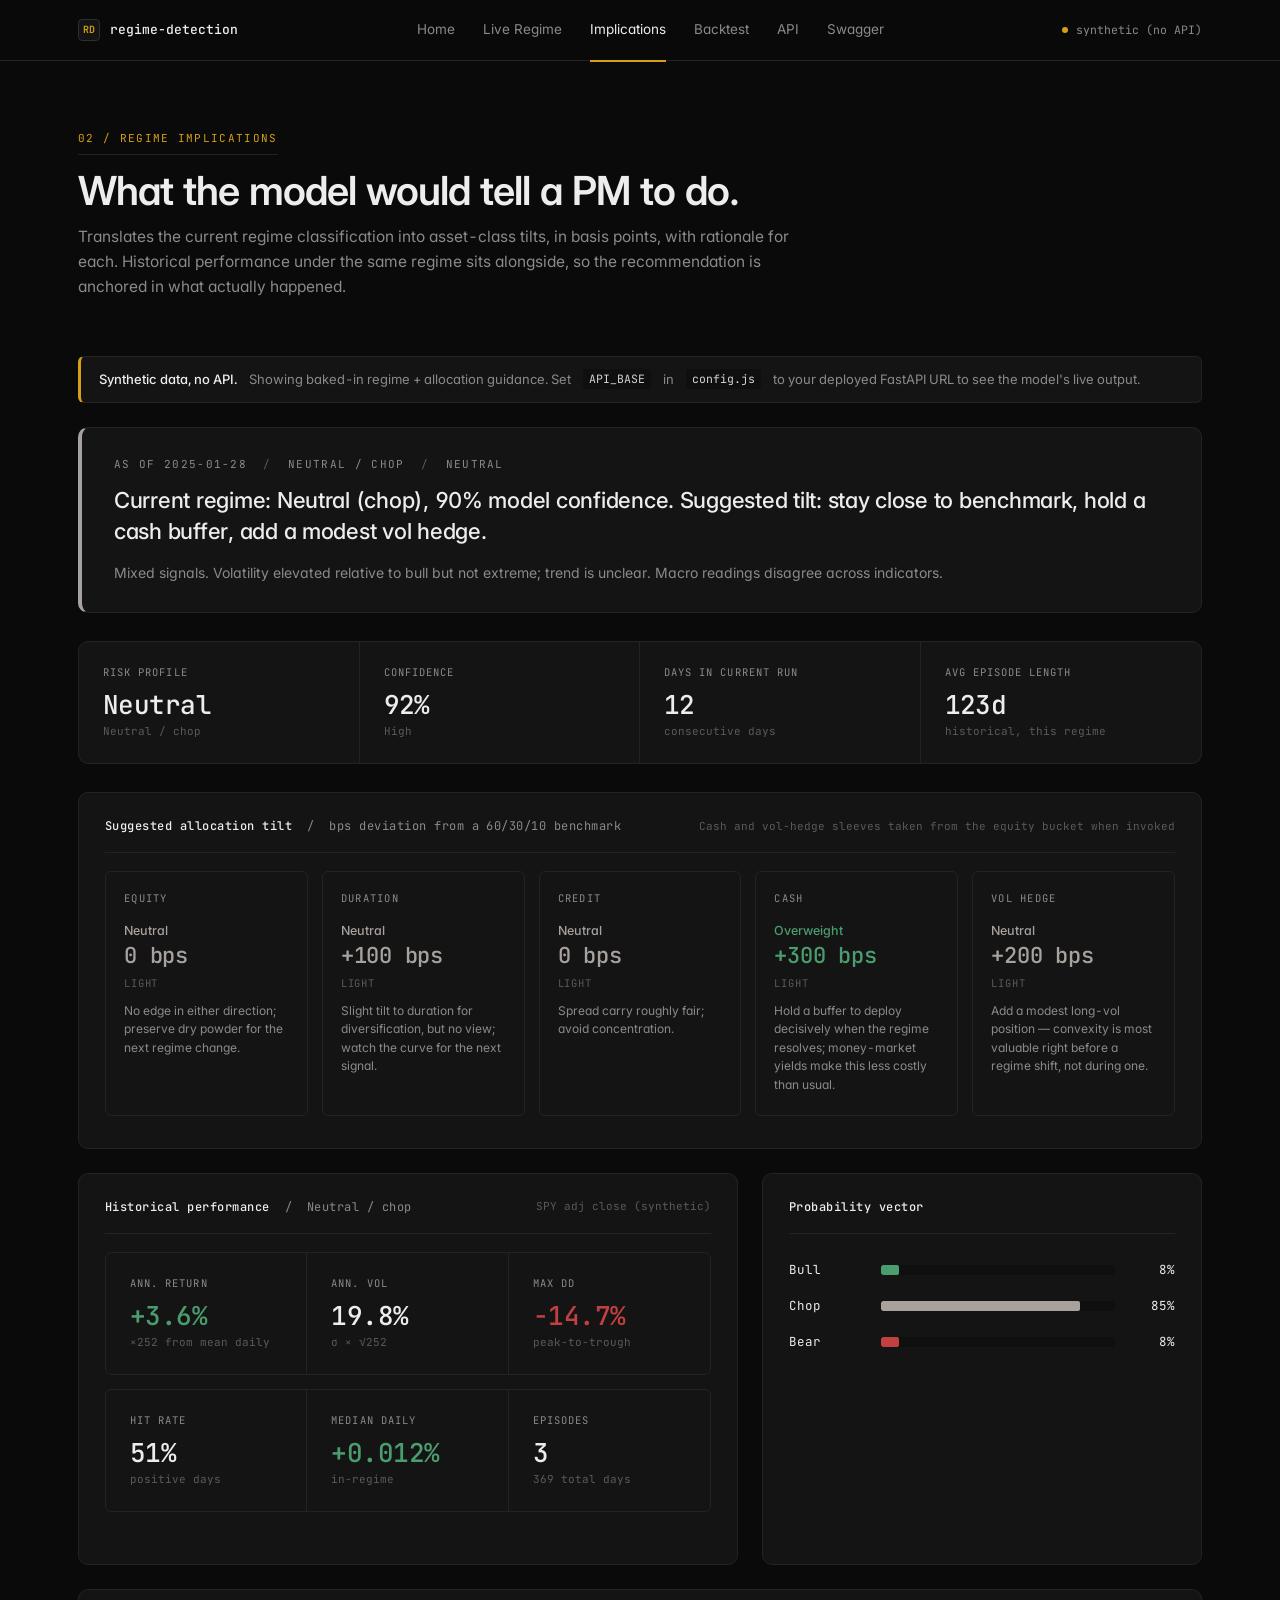
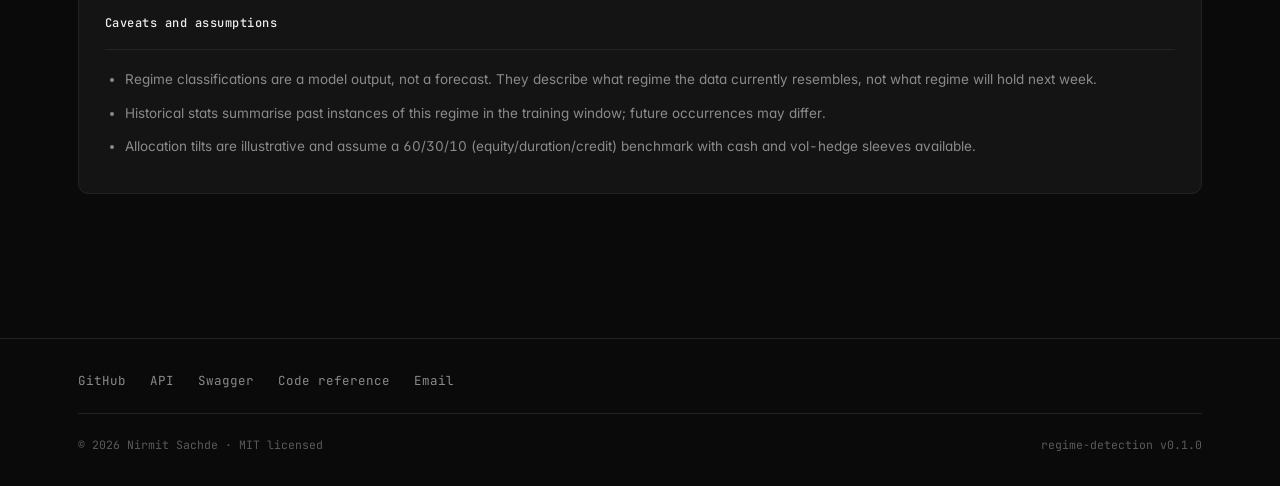
<file: web/implications.html>
<!DOCTYPE html>
<html lang="en">
<head>
  <meta charset="UTF-8" />
  <meta name="viewport" content="width=device-width, initial-scale=1.0" />
  <title>Regime Implications — regime-detection</title>
  <link rel="preconnect" href="https://fonts.googleapis.com" />
  <link rel="preconnect" href="https://fonts.gstatic.com" crossorigin />
  <link href="https://fonts.googleapis.com/css2?family=Inter:wght@400;500;600;700&family=JetBrains+Mono:wght@400;500;600&display=swap" rel="stylesheet" />
  <link rel="stylesheet" href="styles.css" />
  <link rel="icon" type="image/svg+xml" href="data:image/svg+xml,%3Csvg xmlns='http://www.w3.org/2000/svg' viewBox='0 0 64 64'%3E%3Crect width='64' height='64' rx='8' fill='%230a0a0a' stroke='%23232323' stroke-width='2'/%3E%3Cpath d='M12 44L24 30L34 38L52 18' stroke='%23d4a017' stroke-width='3' fill='none' stroke-linecap='round' stroke-linejoin='round'/%3E%3C/svg%3E" />
</head>
<body>

  <nav class="nav">
    <div class="container nav-inner">
      <a href="index.html" class="nav-brand" style="text-decoration:none;color:inherit;border:none;">
        <span class="logo-mark">RD</span>
        <span>regime-detection</span>
      </a>
      <div class="nav-links">
        <a data-page="index.html" href="index.html">Home</a>
        <a data-page="regime.html" href="regime.html">Live Regime</a>
        <a data-page="implications.html" href="implications.html">Implications</a>
        <a data-page="backtest.html" href="backtest.html">Backtest</a>
        <a data-page="api.html" href="api.html">API</a>
        <a id="nav-api-docs" href="#" target="_blank" rel="noopener">Swagger</a>
      </div>
      <span class="live-dot" id="live-indicator" data-mode="loading">
        <span class="blip"></span><span class="text">loading...</span>
      </span>
    </div>
  </nav>

  <header class="page-hero">
    <div class="container">
      <div class="eyebrow">02 / Regime Implications</div>
      <h1>What the model would tell a PM to do.</h1>
      <p class="lede">Translates the current regime classification into asset-class tilts, in basis points, with rationale for each. Historical performance under the same regime sits alongside, so the recommendation is anchored in what actually happened.</p>
    </div>
  </header>

  <main class="container" style="padding-bottom: 60px;">
    <div id="status-banner-slot"></div>

    <div class="regime-hero" id="hero">
      <div class="meta"><span class="skeleton skeleton-line" style="width:280px;"></span></div>
      <div class="headline"><span class="skeleton skeleton-line" style="width:80%;"></span></div>
      <div class="desc"><span class="skeleton skeleton-line" style="width:90%;"></span></div>
    </div>

    <div class="metric-row">
      <div class="metric-cell"><div class="label">Risk profile</div><div class="value" id="m-risk">—</div><div class="sub" id="m-risk-sub">—</div></div>
      <div class="metric-cell"><div class="label">Confidence</div><div class="value" id="m-conf">—</div><div class="sub" id="m-conf-sub">—</div></div>
      <div class="metric-cell"><div class="label">Days in current run</div><div class="value" id="m-run">—</div><div class="sub" id="m-run-sub">—</div></div>
      <div class="metric-cell"><div class="label">Avg episode length</div><div class="value" id="m-epi">—</div><div class="sub">historical, this regime</div></div>
    </div>

    <div class="panel">
      <div class="panel-head">
        <div class="panel-title"><strong>Suggested allocation tilt</strong> &nbsp;/&nbsp; bps deviation from a 60/30/10 benchmark</div>
        <div class="panel-sub">Cash and vol-hedge sleeves taken from the equity bucket when invoked</div>
      </div>
      <div class="tilt-grid" id="tilts"></div>
    </div>

    <div style="display:grid;grid-template-columns:3fr 2fr;gap:24px;">
      <div class="panel">
        <div class="panel-head">
          <div class="panel-title"><strong>Historical performance</strong> &nbsp;/&nbsp; <span id="h-regime-label">—</span></div>
          <div class="panel-sub" id="h-basis">—</div>
        </div>
        <div class="metric-row" style="margin-bottom:0;border-radius:6px;">
          <div class="metric-cell"><div class="label">Ann. return</div><div class="value" id="h-ret">—</div><div class="sub">×252 from mean daily</div></div>
          <div class="metric-cell"><div class="label">Ann. vol</div><div class="value" id="h-vol">—</div><div class="sub">σ × √252</div></div>
          <div class="metric-cell"><div class="label">Max DD</div><div class="value neg" id="h-mdd">—</div><div class="sub">peak-to-trough</div></div>
        </div>
        <div class="metric-row" style="margin-top:14px;border-radius:6px;">
          <div class="metric-cell"><div class="label">Hit rate</div><div class="value" id="h-hit">—</div><div class="sub">positive days</div></div>
          <div class="metric-cell"><div class="label">Median daily</div><div class="value" id="h-med">—</div><div class="sub">in-regime</div></div>
          <div class="metric-cell"><div class="label">Episodes</div><div class="value" id="h-epi">—</div><div class="sub" id="h-epi-sub">—</div></div>
        </div>
      </div>

      <div class="panel">
        <div class="panel-head">
          <div class="panel-title"><strong>Probability vector</strong></div>
        </div>
        <div id="probs"></div>
      </div>
    </div>

    <div id="alt-slot"></div>

    <div class="panel">
      <div class="panel-head">
        <div class="panel-title"><strong>Caveats and assumptions</strong></div>
      </div>
      <ul id="caveats" style="margin:0;padding-left:20px;color:var(--muted);font-size:13.5px;line-height:1.75;"></ul>
    </div>
  </main>

  <footer>
    <div class="container">
      <div class="footer-links">
        <a id="footer-github" href="https://github.com/" target="_blank" rel="noopener">GitHub</a>
        <a id="footer-api" href="#" target="_blank" rel="noopener">API</a>
        <a id="footer-api-docs" href="#" target="_blank" rel="noopener">Swagger</a>
        <a id="footer-ref" href="reference/" target="_blank" rel="noopener">Code reference</a>
        <a href="mailto:sachde.n@northeastern.edu">Email</a>
      </div>
      <div class="footer-bottom">
        <span>&copy; 2026 Nirmit Sachde &middot; MIT licensed</span>
        <span>regime-detection v0.1.0</span>
      </div>
    </div>
  </footer>

  <script src="config.js"></script>
  <script src="sample_data.js"></script>
  <script src="api-client.js"></script>
  <script src="nav.js"></script>

  <script>
  (async function () {
    const SHORT = {0: "Bull", 1: "Chop", 2: "Bear"};
    const RISK_CLASS = {"Risk-On": "risk-on", "Risk-Off": "risk-off", "Neutral": "neutral"};
    const TILT_KEY = {"Overweight": "ow", "Underweight": "uw", "Neutral": "n"};

    function showStatus(payload) {
      const slot = document.getElementById("status-banner-slot");
      const src = payload._source;
      const ds  = payload.data_source; // 'live' or 'synthetic' from the service
      if (src === "sample") {
        slot.innerHTML = `
          <div class="status-banner sample">
            <strong>Synthetic data, no API.</strong> Showing baked-in regime + allocation
            guidance. Set <code>API_BASE</code> in <code>config.js</code> to your deployed
            FastAPI URL to see the model's live output.
          </div>`;
      } else if (ds === "synthetic") {
        slot.innerHTML = `
          <div class="status-banner sample">
            <strong>Live API, synthetic data.</strong> The API is reachable but its
            container has no DuckDB warehouse, so the regime classification, historical
            stats, and probabilities below are all illustrative — designed so the demo
            tells a sensible story, not measured from real data. The allocation policy
            itself (the tilts and rationale) is the same logic the live system would
            apply to real regimes.
          </div>`;
      }
    }

    async function init() {
      const d = await APIClient.call("/regime/implications/latest");
      showStatus(d);
      renderHero(d);
      renderMetrics(d);
      renderTilts(d.allocation);
      renderHistorical(d);
      renderProbs(d.probabilities);
      renderAlt(d.alternative);
      renderCaveats(d.caveats);
    }

    function renderHero(d) {
      const hero = document.getElementById("hero");
      hero.className = "regime-hero " + (RISK_CLASS[d.risk_profile] || "neutral");
      hero.innerHTML = `
        <div class="meta">
          As of ${d.as_of}
          <span class="sep">/</span>
          ${d.regime_label}
          <span class="sep">/</span>
          ${d.risk_profile}
        </div>
        <div class="headline">${d.headline}</div>
        <div class="desc">${d.description}</div>
      `;
    }

    function renderMetrics(d) {
      document.getElementById("m-risk").textContent = d.risk_profile;
      const rc = document.getElementById("m-risk");
      rc.className = "value " + (d.risk_profile === "Risk-On" ? "pos" : d.risk_profile === "Risk-Off" ? "neg" : "");
      document.getElementById("m-risk-sub").textContent = d.regime_label;
      document.getElementById("m-conf").textContent = (d.confidence * 100).toFixed(0) + "%";
      document.getElementById("m-conf-sub").textContent = d.confidence_label;
      document.getElementById("m-run").textContent = d.days_in_current_run ?? "—";
      document.getElementById("m-run-sub").textContent = "consecutive days";
      document.getElementById("m-epi").textContent = (d.historical.avg_duration_days || 0).toFixed(0) + "d";
    }

    function renderTilts(allocation) {
      const grid = document.getElementById("tilts");
      grid.innerHTML = "";
      allocation.forEach((t) => {
        const key = TILT_KEY[t.tilt] || "n";
        const sign = t.bps > 0 ? "+" : t.bps < 0 ? "" : "";
        const card = document.createElement("div");
        card.className = "tilt-card";
        card.innerHTML = `
          <div class="asset">${t.asset_class}</div>
          <div class="tilt ${key}">${t.tilt}</div>
          <div class="bps ${key}">${sign}${t.bps} bps</div>
          <div class="mag">${t.magnitude}</div>
          <div class="rat">${t.rationale}</div>
        `;
        grid.appendChild(card);
      });
    }

    function renderHistorical(d) {
      const h = d.historical;
      document.getElementById("h-regime-label").textContent = d.regime_label;
      document.getElementById("h-basis").textContent = h.sample_basis;
      const ret = h.annualized_return_pct;
      const retEl = document.getElementById("h-ret");
      retEl.textContent = (ret >= 0 ? "+" : "") + ret.toFixed(1) + "%";
      retEl.className = "value " + (ret > 0 ? "pos" : ret < 0 ? "neg" : "");
      document.getElementById("h-vol").textContent = h.annualized_vol_pct.toFixed(1) + "%";
      document.getElementById("h-mdd").textContent = h.max_drawdown_pct.toFixed(1) + "%";
      document.getElementById("h-hit").textContent = h.hit_rate_pct.toFixed(0) + "%";
      const med = h.median_daily_return_pct;
      const medEl = document.getElementById("h-med");
      medEl.textContent = (med >= 0 ? "+" : "") + med.toFixed(3) + "%";
      medEl.className = "value " + (med > 0 ? "pos" : med < 0 ? "neg" : "");
      document.getElementById("h-epi").textContent = h.n_episodes;
      document.getElementById("h-epi-sub").textContent = h.total_days + " total days";
    }

    function renderProbs(probs) {
      const target = document.getElementById("probs");
      target.innerHTML = "";
      [0, 1, 2].forEach((s) => {
        const p = probs[String(s)] || 0;
        const row = document.createElement("div");
        row.className = "prob-row";
        row.innerHTML = `
          <div class="label">${SHORT[s]}</div>
          <div class="prob-bar"><div class="fill s${s}" style="width:${(p*100).toFixed(1)}%"></div></div>
          <div class="pct">${(p*100).toFixed(0)}%</div>
        `;
        target.appendChild(row);
      });
    }

    function renderAlt(alt) {
      const slot = document.getElementById("alt-slot");
      if (!alt) { slot.innerHTML = ""; return; }
      const klass = RISK_CLASS[alt.risk_profile] || "neutral";
      slot.innerHTML = `
        <div class="panel" style="border-left: 3px solid var(--accent);">
          <div class="panel-head" style="padding-bottom:14px;margin-bottom:14px;">
            <div class="panel-title" style="color:var(--accent);text-transform:uppercase;letter-spacing:.12em;font-size:11px;">
              Alternative scenario &nbsp;/&nbsp; ${(alt.probability * 100).toFixed(0)}% probability
            </div>
          </div>
          <div style="font-size:16px;color:var(--text);margin-bottom:8px;font-weight:500;">
            ${alt.regime_label} (${alt.risk_profile})
          </div>
          <div style="font-size:13.5px;color:var(--muted);line-height:1.6;">
            ${alt.headline_change}
          </div>
        </div>
      `;
    }

    function renderCaveats(caveats) {
      const ul = document.getElementById("caveats");
      ul.innerHTML = "";
      caveats.forEach((c) => {
        const li = document.createElement("li");
        li.style.marginBottom = "10px";
        li.textContent = c;
        ul.appendChild(li);
      });
    }

    init().catch((e) => console.error("implications page init failed", e));
  })();
  </script>
</body>
</html>
</file>
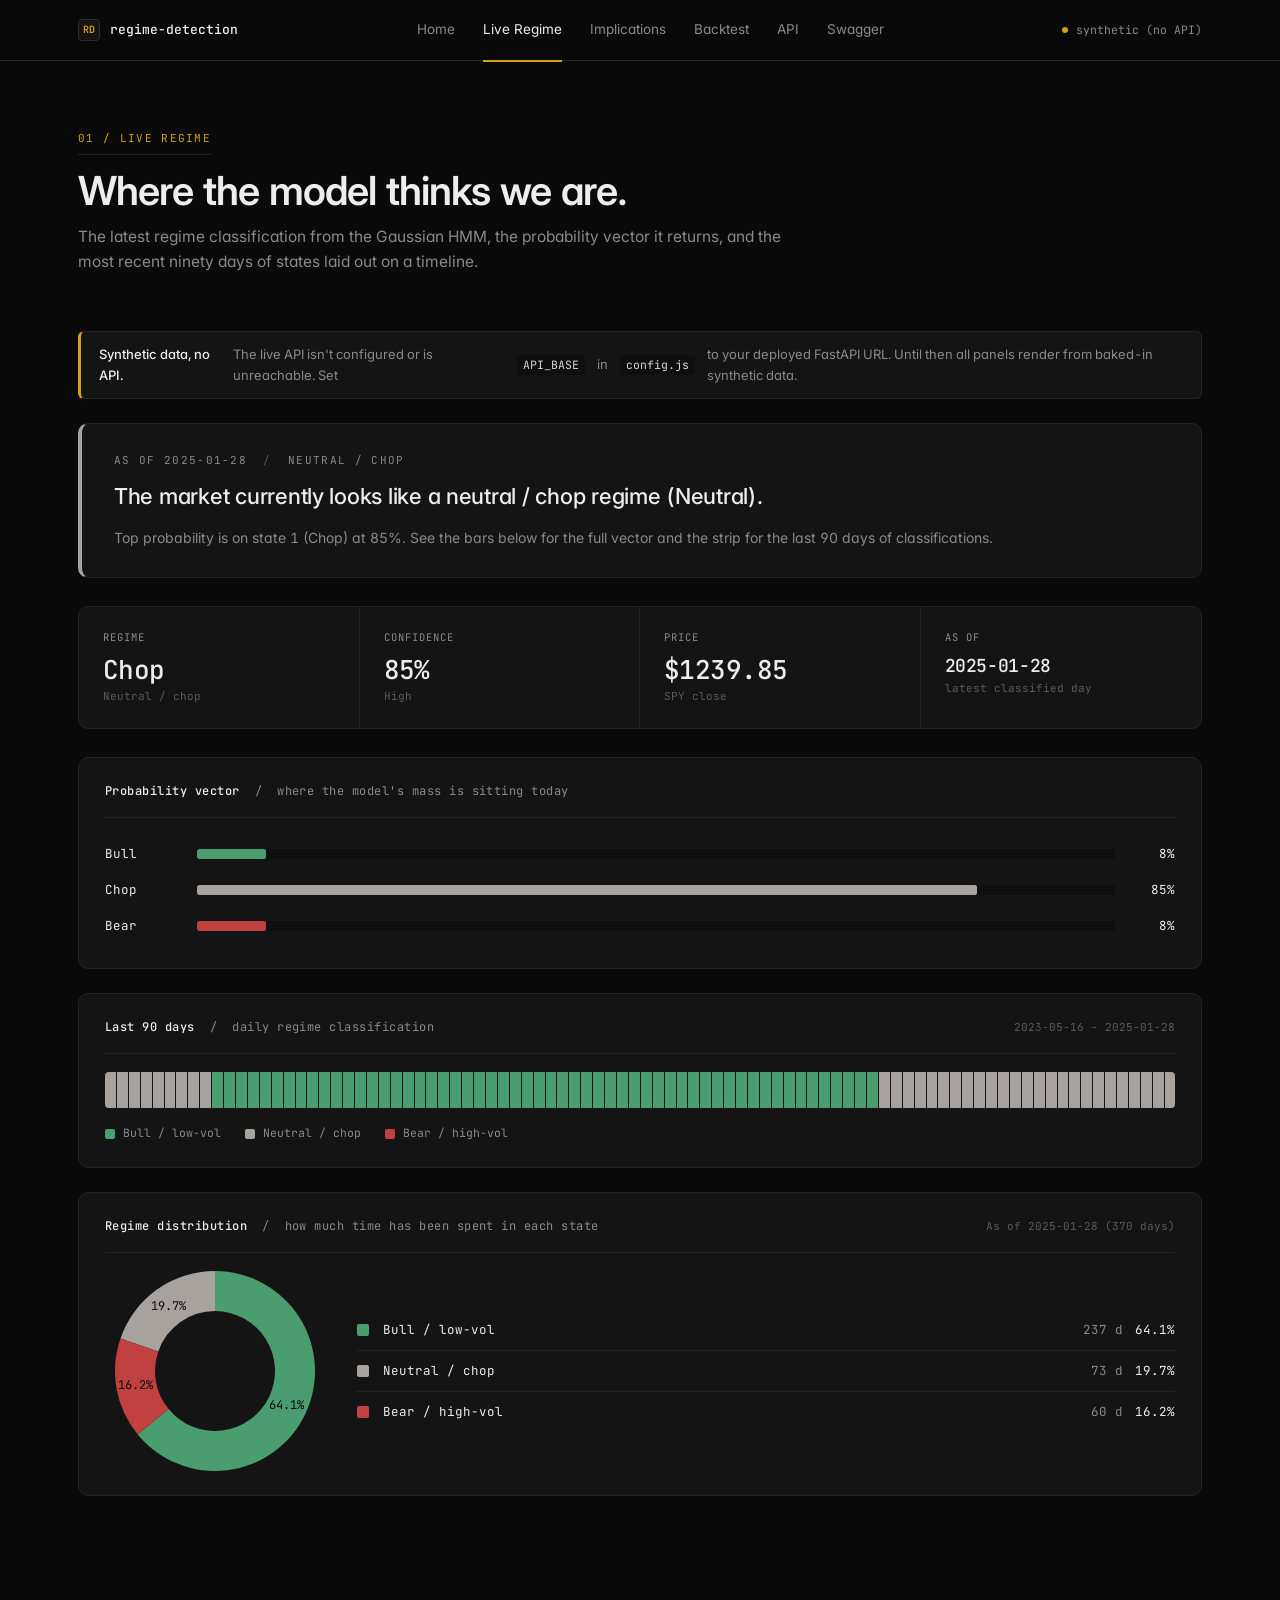
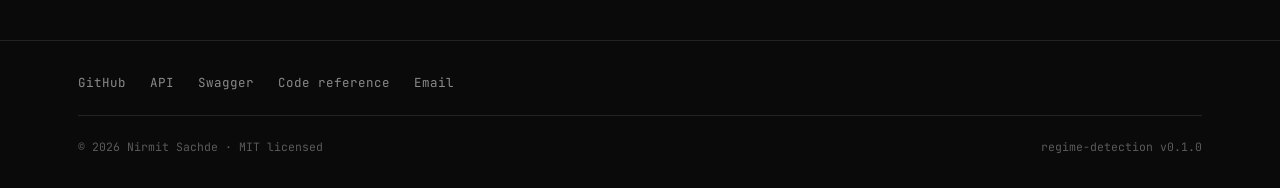
<file: web/regime.html>
<!DOCTYPE html>
<html lang="en">
<head>
  <meta charset="UTF-8" />
  <meta name="viewport" content="width=device-width, initial-scale=1.0" />
  <title>Live Regime — regime-detection</title>
  <link rel="preconnect" href="https://fonts.googleapis.com" />
  <link rel="preconnect" href="https://fonts.gstatic.com" crossorigin />
  <link href="https://fonts.googleapis.com/css2?family=Inter:wght@400;500;600;700&family=JetBrains+Mono:wght@400;500;600&display=swap" rel="stylesheet" />
  <link rel="stylesheet" href="styles.css" />
  <link rel="icon" type="image/svg+xml" href="data:image/svg+xml,%3Csvg xmlns='http://www.w3.org/2000/svg' viewBox='0 0 64 64'%3E%3Crect width='64' height='64' rx='8' fill='%230a0a0a' stroke='%23232323' stroke-width='2'/%3E%3Cpath d='M12 44L24 30L34 38L52 18' stroke='%23d4a017' stroke-width='3' fill='none' stroke-linecap='round' stroke-linejoin='round'/%3E%3C/svg%3E" />
  <script src="https://cdn.plot.ly/plotly-2.35.2.min.js" charset="utf-8"></script>
</head>
<body>

  <nav class="nav">
    <div class="container nav-inner">
      <a href="index.html" class="nav-brand" style="text-decoration:none;color:inherit;border:none;">
        <span class="logo-mark">RD</span>
        <span>regime-detection</span>
      </a>
      <div class="nav-links">
        <a data-page="index.html" href="index.html">Home</a>
        <a data-page="regime.html" href="regime.html">Live Regime</a>
        <a data-page="implications.html" href="implications.html">Implications</a>
        <a data-page="backtest.html" href="backtest.html">Backtest</a>
        <a data-page="api.html" href="api.html">API</a>
        <a id="nav-api-docs" href="#" target="_blank" rel="noopener">Swagger</a>
      </div>
      <span class="live-dot" id="live-indicator" data-mode="loading">
        <span class="blip"></span><span class="text">loading...</span>
      </span>
    </div>
  </nav>

  <header class="page-hero">
    <div class="container">
      <div class="eyebrow">01 / Live Regime</div>
      <h1>Where the model thinks we are.</h1>
      <p class="lede">The latest regime classification from the Gaussian HMM, the probability vector it returns, and the most recent ninety days of states laid out on a timeline.</p>
    </div>
  </header>

  <main class="container" style="padding-bottom: 60px;">
    <div id="status-banner-slot"></div>

    <div class="regime-hero" id="hero">
      <div class="meta"><span class="skeleton skeleton-line" style="width:280px;"></span></div>
      <div class="headline"><span class="skeleton skeleton-line" style="width:60%;"></span></div>
      <div class="desc"><span class="skeleton skeleton-line" style="width:90%;"></span></div>
    </div>

    <div class="metric-row" id="metrics">
      <div class="metric-cell"><div class="label">Regime</div><div class="value" id="m-regime">—</div><div class="sub" id="m-regime-label">—</div></div>
      <div class="metric-cell"><div class="label">Confidence</div><div class="value" id="m-conf">—</div><div class="sub" id="m-conf-label">—</div></div>
      <div class="metric-cell"><div class="label">Price</div><div class="value" id="m-price">—</div><div class="sub">SPY close</div></div>
      <div class="metric-cell"><div class="label">As of</div><div class="value" id="m-asof" style="font-size: 18px;">—</div><div class="sub">latest classified day</div></div>
    </div>

    <div class="panel">
      <div class="panel-head">
        <div class="panel-title"><strong>Probability vector</strong> &nbsp;/&nbsp; where the model's mass is sitting today</div>
      </div>
      <div id="probs"></div>
    </div>

    <div class="panel">
      <div class="panel-head">
        <div class="panel-title"><strong>Last 90 days</strong> &nbsp;/&nbsp; daily regime classification</div>
        <div class="panel-sub" id="tl-range">—</div>
      </div>
      <div class="timeline" id="timeline"></div>
      <div class="demo-legend" style="margin-top: 8px;">
        <span><span class="swatch" style="background:#4a9d6e"></span>Bull / low-vol</span>
        <span><span class="swatch" style="background:#a8a29e"></span>Neutral / chop</span>
        <span><span class="swatch" style="background:#c14040"></span>Bear / high-vol</span>
      </div>
    </div>

    <div class="panel">
      <div class="panel-head">
        <div class="panel-title"><strong>Regime distribution</strong> &nbsp;/&nbsp; how much time has been spent in each state</div>
        <div class="panel-sub" id="dist-asof">—</div>
      </div>
      <div class="dist-grid">
        <div id="dist-chart" style="min-height:200px;"></div>
        <div class="dist-legend" id="dist-legend"></div>
      </div>
    </div>
  </main>

  <footer>
    <div class="container">
      <div class="footer-links">
        <a id="footer-github" href="https://github.com/" target="_blank" rel="noopener">GitHub</a>
        <a id="footer-api" href="#" target="_blank" rel="noopener">API</a>
        <a id="footer-api-docs" href="#" target="_blank" rel="noopener">Swagger</a>
        <a id="footer-ref" href="reference/" target="_blank" rel="noopener">Code reference</a>
        <a href="mailto:sachde.n@northeastern.edu">Email</a>
      </div>
      <div class="footer-bottom">
        <span>&copy; 2026 Nirmit Sachde &middot; MIT licensed</span>
        <span>regime-detection v0.1.0</span>
      </div>
    </div>
  </footer>

  <script src="config.js"></script>
  <script src="sample_data.js"></script>
  <script src="api-client.js"></script>
  <script src="nav.js"></script>

  <script>
  (async function () {
    const REGIME_COLOR = {0: "#4a9d6e", 1: "#a8a29e", 2: "#c14040"};
    const SHORT = {0: "Bull", 1: "Chop", 2: "Bear"};
    const RISK = {0: "Risk-On", 1: "Neutral", 2: "Risk-Off"};

    function showStatus(payload) {
      const slot = document.getElementById("status-banner-slot");
      const src = payload._source;     // 'live' if API responded, else 'sample'
      const ds  = payload.data_source; // 'warehouse' or 'synthetic' (from API)
      if (src === "sample") {
        slot.innerHTML = `
          <div class="status-banner sample">
            <strong>Synthetic data, no API.</strong> The live API isn't configured or
            is unreachable. Set <code>API_BASE</code> in <code>config.js</code> to your
            deployed FastAPI URL. Until then all panels render from baked-in synthetic data.
          </div>`;
      } else if (ds === "synthetic") {
        slot.innerHTML = `
          <div class="status-banner sample">
            <strong>Live API, synthetic data.</strong> The API at
            <code>${APIClient.status.apiBase}</code> is reachable but the deployed
            container has no DuckDB warehouse, so it's serving its baked-in synthetic
            sample. Numbers below are illustrative, not real market data. Run the
            pipeline locally (<code>make ingest dbt-build train</code>) and ship a
            container with <code>data/warehouse.duckdb</code> to swap in real numbers.
          </div>`;
      }
      // else dataSource === "warehouse" — silent, real pipeline output
    }

    async function init() {
      const latest = await APIClient.call("/regime/latest");
      showStatus(latest);
      renderHero(latest);
      renderMetrics(latest);
      renderProbs(latest.probabilities);

      const history = await APIClient.call("/regime/history?limit=90");
      renderTimeline(history.items);

      const dist = await APIClient.call("/regime/distribution");
      renderDistribution(dist);
    }

    function renderHero(d) {
      const hero = document.getElementById("hero");
      const risk = RISK[d.regime] || "Neutral";
      const klass = risk === "Risk-On" ? "risk-on" : risk === "Risk-Off" ? "risk-off" : "neutral";
      hero.className = "regime-hero " + klass;
      hero.innerHTML = `
        <div class="meta">As of ${d.date} <span class="sep">/</span> ${d.regime_label}</div>
        <div class="headline">The market currently looks like a ${d.regime_label.toLowerCase()} regime (${risk}).</div>
        <div class="desc">Top probability is on state ${d.regime} (${SHORT[d.regime]}) at ${(d.probabilities[String(d.regime)] * 100).toFixed(0)}%. See the bars below for the full vector and the strip for the last 90 days of classifications.</div>
      `;
    }

    function renderMetrics(d) {
      const regimeEl = document.getElementById("m-regime");
      regimeEl.textContent = SHORT[d.regime] ?? d.regime;
      regimeEl.className = "value";
      if (d.regime === 0) regimeEl.classList.add("pos");
      else if (d.regime === 2) regimeEl.classList.add("neg");
      document.getElementById("m-regime-label").textContent = d.regime_label;
      const conf = d.probabilities[String(d.regime)];
      document.getElementById("m-conf").textContent = (conf * 100).toFixed(0) + "%";
      document.getElementById("m-conf-label").textContent = conf >= 0.75 ? "High" : conf >= 0.5 ? "Medium" : "Low";
      document.getElementById("m-price").textContent = "$" + Number(d.price).toFixed(2);
      document.getElementById("m-asof").textContent = d.date;
    }

    function renderProbs(probs) {
      const target = document.getElementById("probs");
      target.innerHTML = "";
      [0, 1, 2].forEach((s) => {
        const p = probs[String(s)] || 0;
        const row = document.createElement("div");
        row.className = "prob-row";
        row.innerHTML = `
          <div class="label">${SHORT[s]}</div>
          <div class="prob-bar"><div class="fill s${s}" style="width:${(p*100).toFixed(1)}%"></div></div>
          <div class="pct">${(p*100).toFixed(0)}%</div>
        `;
        target.appendChild(row);
      });
    }

    function renderTimeline(items) {
      const tl = document.getElementById("timeline");
      tl.innerHTML = "";
      if (!items.length) return;
      items.forEach((it) => {
        const d = document.createElement("div");
        d.className = "day";
        d.dataset.s = it.regime;
        d.title = `${it.date} - ${it.regime_label}`;
        tl.appendChild(d);
      });
      document.getElementById("tl-range").textContent =
        `${items[0].date} - ${items[items.length-1].date}`;
    }

    function renderDistribution(d) {
      document.getElementById("dist-asof").textContent = `As of ${d.as_of} (${d.total_days} days)`;
      // Donut chart with Plotly
      const fig = {
        data: [{
          type: "pie",
          hole: 0.6,
          values: d.states.map((s) => s.n_days),
          labels: d.states.map((s) => SHORT[s.state]),
          marker: {colors: d.states.map((s) => REGIME_COLOR[s.state])},
          textinfo: "percent",
          hoverinfo: "label+value+percent",
          textfont: {color: "#0a0a0a", family: "JetBrains Mono", size: 12},
        }],
        layout: {
          paper_bgcolor: "rgba(0,0,0,0)",
          plot_bgcolor: "rgba(0,0,0,0)",
          showlegend: false,
          margin: {l: 0, r: 0, t: 0, b: 0},
          height: 200,
        },
      };
      Plotly.react("dist-chart", fig.data, fig.layout, {displayModeBar: false, responsive: true});

      const legend = document.getElementById("dist-legend");
      legend.innerHTML = "";
      d.states.forEach((s) => {
        const row = document.createElement("div");
        row.className = "row";
        row.innerHTML = `
          <div class="sw" style="background:${REGIME_COLOR[s.state]}"></div>
          <div class="label">${s.label}</div>
          <div class="days">${s.n_days} d</div>
          <div class="pct">${s.pct}%</div>
        `;
        legend.appendChild(row);
      });
    }

    init().catch((e) => console.error("regime page init failed", e));
  })();
  </script>
</body>
</html>
</file>
<file: web/styles.css>
/* ============================================================
   Adaptive Market Regime Detection — landing site
   Sober financial-research aesthetic: deep neutrals, single
   amber accent, restrained sage/terracotta for gain/loss.
   No gradients on text, no decorative colour.
   ============================================================ */

:root {
  /* Backgrounds */
  --bg:         #0a0a0a;
  --bg-1:       #0f0f0f;
  --surface:    #141414;
  --surface-2:  #181818;
  --surface-3:  #1c1c1c;
  --border:     #232323;
  --border-2:   #2e2e2e;

  /* Typography */
  --text:       #ededed;
  --text-2:     #d4d4d4;
  --muted:      #8a8a8a;
  --dim:        #5a5a5a;

  /* Accent — single restrained amber, used sparingly */
  --accent:     #d4a017;
  --accent-2:   #b88a12;

  /* Financial gain / loss — muted, never neon */
  --positive:   #4a9d6e;
  --negative:   #c14040;
  --neutral:    #a8a29e;

  /* Status info */
  --info:       #5c8df7;

  --radius:     6px;
  --radius-lg:  10px;
  --shadow:     0 1px 0 rgba(255,255,255,.02) inset;

  --font:       'Inter', -apple-system, BlinkMacSystemFont, 'Segoe UI', Roboto, sans-serif;
  --font-mono:  'JetBrains Mono', ui-monospace, SFMono-Regular, Menlo, monospace;
}

* { box-sizing: border-box; }
html, body { margin: 0; padding: 0; }
html { scroll-behavior: smooth; }

body {
  font-family: var(--font);
  color: var(--text);
  background: var(--bg);
  font-size: 15px;
  line-height: 1.6;
  font-feature-settings: "ss01", "cv11", "tnum";
  -webkit-font-smoothing: antialiased;
  text-rendering: optimizeLegibility;
  overflow-x: hidden;
}

a {
  color: var(--text);
  text-decoration: none;
  transition: color .12s;
  border-bottom: 1px solid transparent;
}
a:hover { color: var(--accent); }

/* ---- Container ---- */
.container {
  max-width: 1180px;
  margin: 0 auto;
  padding: 0 28px;
}

/* ---- Nav ---- */
.nav {
  position: sticky;
  top: 0;
  z-index: 50;
  backdrop-filter: blur(10px);
  -webkit-backdrop-filter: blur(10px);
  background: rgba(10, 10, 10, 0.78);
  border-bottom: 1px solid var(--border);
}
.nav-inner {
  display: flex;
  align-items: center;
  justify-content: space-between;
  height: 60px;
}
.nav-brand {
  display: flex;
  align-items: center;
  gap: 10px;
  font-family: var(--font-mono);
  font-size: 13px;
  font-weight: 500;
  letter-spacing: 0;
  color: var(--text);
}
.nav-brand .logo-mark {
  width: 22px; height: 22px;
  border: 1px solid var(--border-2);
  border-radius: 4px;
  display: grid; place-items: center;
  font-family: var(--font-mono);
  font-size: 10px;
  font-weight: 600;
  letter-spacing: -0.04em;
  color: var(--accent);
  background: var(--surface);
}
.nav-links { display: flex; gap: 28px; font-size: 13.5px; }
.nav-links a {
  color: var(--muted);
  font-weight: 400;
  border: none;
}
.nav-links a:hover { color: var(--text); }
.nav-cta {
  padding: 7px 14px;
  border: 1px solid var(--border-2);
  border-radius: var(--radius);
  background: transparent;
  color: var(--text);
  font-size: 12.5px;
  font-family: var(--font-mono);
  transition: all .12s;
}
.nav-cta:hover {
  border-color: var(--accent);
  color: var(--accent);
}

/* ---- Hero ---- */
.hero {
  padding: 120px 0 80px;
  position: relative;
}
.hero-tag {
  display: inline-flex;
  align-items: center;
  gap: 10px;
  padding: 5px 12px;
  border: 1px solid var(--border);
  border-radius: 4px;
  background: var(--surface);
  font-family: var(--font-mono);
  font-size: 11.5px;
  color: var(--muted);
  margin-bottom: 28px;
  letter-spacing: 0;
}
.hero-tag .dot {
  width: 5px; height: 5px;
  background: var(--positive);
  border-radius: 50%;
}
.hero h1 {
  font-size: clamp(40px, 5.5vw, 64px);
  line-height: 1.04;
  font-weight: 600;
  letter-spacing: -0.035em;
  margin: 0 0 24px;
  max-width: 900px;
  color: var(--text);
}
.hero h1 .accent {
  color: var(--accent);
  font-weight: 500;
}
.hero p.lede {
  font-size: 18px;
  color: var(--muted);
  max-width: 640px;
  margin: 0 0 36px;
  line-height: 1.55;
}
.hero-cta { display: flex; gap: 10px; flex-wrap: wrap; }
.btn {
  display: inline-flex;
  align-items: center;
  gap: 8px;
  padding: 11px 20px;
  border-radius: var(--radius);
  font-weight: 500;
  font-size: 13.5px;
  font-family: var(--font);
  transition: all .12s;
  cursor: pointer;
  border: 1px solid transparent;
  letter-spacing: -0.005em;
}
.btn-primary {
  background: var(--text);
  color: var(--bg);
  border-color: var(--text);
}
.btn-primary:hover {
  background: var(--accent);
  border-color: var(--accent);
  color: var(--bg);
}
.btn-ghost {
  background: transparent;
  border-color: var(--border-2);
  color: var(--text);
}
.btn-ghost:hover {
  border-color: var(--muted);
  color: var(--text);
}

/* Scrolling regime tape */
.tape {
  margin-top: 80px;
  border-top: 1px solid var(--border);
  border-bottom: 1px solid var(--border);
  overflow: hidden;
  background: var(--bg-1);
  position: relative;
}
.tape::before, .tape::after {
  content: '';
  position: absolute;
  top: 0; bottom: 0;
  width: 100px;
  z-index: 2;
  pointer-events: none;
}
.tape::before { left: 0;  background: linear-gradient(90deg, var(--bg), transparent); }
.tape::after  { right: 0; background: linear-gradient(-90deg, var(--bg), transparent); }
.tape-row {
  display: flex;
  gap: 40px;
  padding: 14px 0;
  white-space: nowrap;
  animation: scroll-tape 60s linear infinite;
  font-family: var(--font-mono);
  font-size: 12.5px;
  color: var(--muted);
}
.tape-row .pos { color: var(--positive); }
.tape-row .neg { color: var(--negative); }
.tape-row .key { color: var(--text-2); }
@keyframes scroll-tape {
  from { transform: translateX(0); }
  to   { transform: translateX(-50%); }
}

/* ---- Sections ---- */
section { padding: 100px 0; }
.section-head { margin-bottom: 56px; max-width: 760px; }
.section-head.center { margin-left: auto; margin-right: auto; text-align: center; }
.section-head .eyebrow {
  display: inline-block;
  font-family: var(--font-mono);
  font-size: 11px;
  color: var(--accent);
  letter-spacing: .12em;
  text-transform: uppercase;
  margin-bottom: 16px;
  padding-bottom: 8px;
  border-bottom: 1px solid var(--border);
}
.section-head h2 {
  font-size: clamp(28px, 3.4vw, 40px);
  line-height: 1.15;
  font-weight: 600;
  letter-spacing: -0.025em;
  margin: 0 0 14px;
  color: var(--text);
}
.section-head p {
  font-size: 16px;
  color: var(--muted);
  margin: 0;
  line-height: 1.6;
}

/* ---- Stats grid ---- */
.stats {
  display: grid;
  grid-template-columns: repeat(auto-fit, minmax(220px, 1fr));
  gap: 0;
  margin-bottom: 56px;
  border: 1px solid var(--border);
  border-radius: var(--radius-lg);
  overflow: hidden;
  background: var(--surface);
}
.stat {
  padding: 24px 28px;
  border-right: 1px solid var(--border);
  position: relative;
}
.stat:last-child { border-right: none; }
.stat .label {
  font-family: var(--font-mono);
  font-size: 10.5px;
  color: var(--muted);
  text-transform: uppercase;
  letter-spacing: .1em;
  margin-bottom: 14px;
}
.stat .value {
  font-family: var(--font-mono);
  font-size: 30px;
  font-weight: 500;
  letter-spacing: -0.025em;
  margin-bottom: 6px;
  color: var(--text);
  font-variant-numeric: tabular-nums;
}
.stat .value.pos { color: var(--positive); }
.stat .value.neg { color: var(--negative); }
.stat .value.accent { color: var(--accent); }
.stat .sub {
  font-size: 12px;
  color: var(--dim);
  font-family: var(--font-mono);
}
.stat .sub span { color: var(--muted); }

@media (max-width: 768px) {
  .stat { border-right: none; border-bottom: 1px solid var(--border); }
  .stat:last-child { border-bottom: none; }
}

/* ---- Demo card ---- */
.demo {
  background: var(--surface);
  border: 1px solid var(--border);
  border-radius: var(--radius-lg);
  padding: 28px;
}
.demo-head {
  display: flex;
  align-items: center;
  justify-content: space-between;
  margin-bottom: 24px;
  flex-wrap: wrap;
  gap: 16px;
  padding-bottom: 20px;
  border-bottom: 1px solid var(--border);
}
.demo-title {
  font-family: var(--font-mono);
  font-size: 12.5px;
  color: var(--muted);
  letter-spacing: 0;
}
.demo-title strong { color: var(--text); font-weight: 500; }
.toggle-group {
  display: inline-flex;
  background: var(--bg-1);
  border: 1px solid var(--border-2);
  border-radius: var(--radius);
  padding: 2px;
}
.toggle-group button {
  background: transparent;
  border: none;
  color: var(--muted);
  font-family: var(--font-mono);
  font-size: 11.5px;
  padding: 7px 14px;
  border-radius: 4px;
  cursor: pointer;
  transition: all .1s;
  letter-spacing: 0;
}
.toggle-group button:hover { color: var(--text); }
.toggle-group button.active {
  background: var(--surface-3);
  color: var(--text);
}
.chart {
  width: 100%;
  min-height: 380px;
}
.demo-legend {
  display: flex;
  gap: 24px;
  margin-top: 18px;
  font-family: var(--font-mono);
  font-size: 11.5px;
  color: var(--muted);
  flex-wrap: wrap;
}
.demo-legend .swatch {
  display: inline-block;
  width: 10px; height: 10px;
  border-radius: 2px;
  margin-right: 8px;
  vertical-align: middle;
}

.note {
  margin-top: 18px;
  padding: 14px 18px;
  background: var(--bg-1);
  border: 1px solid var(--border);
  border-left: 2px solid var(--accent);
  border-radius: 4px;
  font-size: 13px;
  color: var(--muted);
  line-height: 1.65;
}
.note strong { color: var(--text); font-weight: 500; }
.note em { color: var(--text-2); font-style: normal; font-weight: 500; }
.note code {
  font-family: var(--font-mono);
  background: var(--surface);
  padding: 2px 6px;
  border-radius: 3px;
  color: var(--text);
  font-size: 12px;
  border: 1px solid var(--border-2);
}

/* ---- How it works: 3 steps ---- */
.steps {
  display: grid;
  grid-template-columns: repeat(3, 1fr);
  gap: 20px;
}
.step {
  background: var(--surface);
  border: 1px solid var(--border);
  border-radius: var(--radius-lg);
  padding: 36px 32px;
  transition: border-color .15s, background .15s;
}
.step:hover {
  border-color: var(--border-2);
  background: var(--surface-2);
}
.step .num {
  font-family: var(--font-mono);
  font-size: 40px;
  color: var(--accent);
  font-weight: 400;
  margin-bottom: 24px;
  line-height: 1;
  letter-spacing: -0.04em;
}
.step h3 {
  font-size: 18px;
  font-weight: 500;
  margin: 0 0 12px;
  color: var(--text);
  letter-spacing: -0.01em;
}
.step p {
  font-size: 14px;
  color: var(--muted);
  margin: 0;
  line-height: 1.7;
}

@media (max-width: 900px) {
  .steps { grid-template-columns: 1fr; }
}

/* ---- Footer ---- */
footer {
  border-top: 1px solid var(--border);
  padding: 32px 0;
  margin-top: 60px;
  color: var(--muted);
  font-size: 13px;
}
.footer-links {
  display: flex;
  flex-wrap: wrap;
  gap: 24px;
  margin-bottom: 22px;
  padding-bottom: 22px;
  border-bottom: 1px solid var(--border);
}
.footer-links a {
  font-family: var(--font-mono);
  font-size: 12.5px;
  color: var(--muted);
  border: none;
}
.footer-links a:hover { color: var(--text); }
.footer-bottom {
  display: flex;
  justify-content: space-between;
  flex-wrap: wrap;
  gap: 12px;
  font-family: var(--font-mono);
  font-size: 11.5px;
  color: var(--dim);
}
.footer-bottom a {
  color: var(--dim);
  border: none;
}
.footer-bottom a:hover { color: var(--text); }

/* ---- Reveal on scroll ---- */
.reveal {
  opacity: 0;
  transform: translateY(16px);
  transition: opacity .5s ease, transform .5s ease;
}
.reveal.in {
  opacity: 1;
  transform: translateY(0);
}

/* ---- Nav active-state ---- */
.nav-links a.active {
  color: var(--text);
  position: relative;
}
.nav-links a.active::after {
  content: "";
  position: absolute;
  left: 0; right: 0; bottom: -21px;
  height: 2px;
  background: var(--accent);
}

/* ---- Live indicator ---- */
.live-dot {
  display: inline-flex;
  align-items: center;
  gap: 8px;
  font-family: var(--font-mono);
  font-size: 11.5px;
  color: var(--muted);
  letter-spacing: 0;
}
.live-dot .blip {
  width: 6px; height: 6px;
  border-radius: 50%;
  background: var(--positive);
  box-shadow: 0 0 0 0 rgba(74,157,110,0.4);
  animation: live-pulse 2.4s ease-in-out infinite;
}
.live-dot[data-mode="sample"] .blip {
  background: var(--accent);
  animation: none;
}
.live-dot[data-mode="loading"] .blip {
  background: var(--muted);
  animation: live-pulse 1s ease-in-out infinite;
}
@keyframes live-pulse {
  0%   { box-shadow: 0 0 0 0 rgba(74,157,110,0.4); }
  70%  { box-shadow: 0 0 0 6px rgba(74,157,110,0); }
  100% { box-shadow: 0 0 0 0 rgba(74,157,110,0); }
}

/* ---- Status banner (top of dashboard pages) ---- */
.status-banner {
  background: var(--surface);
  border: 1px solid var(--border);
  border-left: 3px solid var(--accent);
  border-radius: var(--radius);
  padding: 12px 18px;
  margin: 24px 0;
  font-size: 13px;
  color: var(--muted);
  display: flex;
  align-items: center;
  gap: 12px;
}
.status-banner.live   { border-left-color: var(--positive); }
.status-banner.sample { border-left-color: var(--accent); }
.status-banner strong { color: var(--text); font-weight: 500; }
.status-banner code {
  font-family: var(--font-mono);
  font-size: 11.5px;
  color: var(--text-2);
  background: var(--bg-1);
  padding: 1px 6px;
  border-radius: 3px;
}

/* ---- Page hero (smaller than landing hero) ---- */
.page-hero {
  padding: 64px 0 32px;
}
.page-hero .eyebrow {
  display: inline-block;
  font-family: var(--font-mono);
  font-size: 11px;
  color: var(--accent);
  letter-spacing: .12em;
  text-transform: uppercase;
  margin-bottom: 14px;
  padding-bottom: 6px;
  border-bottom: 1px solid var(--border);
}
.page-hero h1 {
  font-size: clamp(28px, 3.6vw, 40px);
  line-height: 1.12;
  font-weight: 600;
  letter-spacing: -0.025em;
  margin: 0 0 12px;
  color: var(--text);
}
.page-hero p.lede {
  font-size: 15.5px;
  color: var(--muted);
  margin: 0;
  max-width: 720px;
  line-height: 1.6;
}

/* ---- Generic panel ---- */
.panel {
  background: var(--surface);
  border: 1px solid var(--border);
  border-radius: var(--radius-lg);
  padding: 24px 26px;
  margin-bottom: 24px;
}
.panel-head {
  display: flex;
  align-items: center;
  justify-content: space-between;
  margin-bottom: 18px;
  padding-bottom: 16px;
  border-bottom: 1px solid var(--border);
  flex-wrap: wrap;
  gap: 12px;
}
.panel-title {
  font-family: var(--font-mono);
  font-size: 12px;
  color: var(--muted);
  letter-spacing: .04em;
}
.panel-title strong { color: var(--text); font-weight: 500; }
.panel-sub {
  font-family: var(--font-mono);
  font-size: 11px;
  color: var(--dim);
  letter-spacing: 0;
}

/* ---- Hero card (risk-profile callout) ---- */
.regime-hero {
  background: var(--surface);
  border: 1px solid var(--border);
  border-left: 4px solid var(--muted);
  border-radius: var(--radius-lg);
  padding: 28px 32px;
  margin-bottom: 28px;
}
.regime-hero.risk-on  { border-left-color: var(--positive); }
.regime-hero.risk-off { border-left-color: var(--negative); }
.regime-hero.neutral  { border-left-color: var(--neutral); }
.regime-hero .meta {
  font-family: var(--font-mono);
  font-size: 11px;
  color: var(--muted);
  letter-spacing: .12em;
  text-transform: uppercase;
  margin-bottom: 12px;
}
.regime-hero .meta .sep { color: var(--dim); margin: 0 8px; }
.regime-hero .headline {
  font-size: 22px;
  font-weight: 500;
  color: var(--text);
  letter-spacing: -0.012em;
  line-height: 1.4;
  margin-bottom: 14px;
}
.regime-hero .desc {
  font-size: 14px;
  color: var(--muted);
  line-height: 1.65;
  max-width: 880px;
}

/* ---- Metric row ---- */
.metric-row {
  display: grid;
  grid-template-columns: repeat(auto-fit, minmax(180px, 1fr));
  gap: 0;
  border: 1px solid var(--border);
  border-radius: var(--radius-lg);
  overflow: hidden;
  background: var(--surface);
  margin-bottom: 28px;
}
.metric-cell {
  padding: 22px 24px;
  border-right: 1px solid var(--border);
}
.metric-cell:last-child { border-right: none; }
.metric-cell .label {
  font-family: var(--font-mono);
  font-size: 10.5px;
  color: var(--muted);
  text-transform: uppercase;
  letter-spacing: .1em;
  margin-bottom: 10px;
}
.metric-cell .value {
  font-family: var(--font-mono);
  font-size: 26px;
  font-weight: 500;
  letter-spacing: -0.02em;
  color: var(--text);
  font-variant-numeric: tabular-nums;
  line-height: 1.1;
  margin-bottom: 4px;
}
.metric-cell .value.pos { color: var(--positive); }
.metric-cell .value.neg { color: var(--negative); }
.metric-cell .value.accent { color: var(--accent); }
.metric-cell .sub {
  font-family: var(--font-mono);
  font-size: 11px;
  color: var(--dim);
}
@media (max-width: 768px) {
  .metric-cell { border-right: none; border-bottom: 1px solid var(--border); }
  .metric-cell:last-child { border-bottom: none; }
}

/* ---- Tilt grid (allocation cards) ---- */
.tilt-grid {
  display: grid;
  grid-template-columns: repeat(5, 1fr);
  gap: 14px;
  margin-bottom: 8px;
}
@media (max-width: 1100px) { .tilt-grid { grid-template-columns: repeat(2, 1fr); } }
@media (max-width: 600px)  { .tilt-grid { grid-template-columns: 1fr; } }
.tilt-card {
  background: var(--surface);
  border: 1px solid var(--border);
  border-radius: var(--radius);
  padding: 18px 18px 20px;
  transition: border-color .15s;
}
.tilt-card:hover { border-color: var(--border-2); }
.tilt-card .asset {
  font-family: var(--font-mono);
  font-size: 10.5px;
  color: var(--muted);
  text-transform: uppercase;
  letter-spacing: .12em;
  margin-bottom: 14px;
}
.tilt-card .tilt {
  font-size: 12.5px;
  font-weight: 500;
  margin-bottom: 4px;
}
.tilt-card .tilt.ow { color: var(--positive); }
.tilt-card .tilt.uw { color: var(--negative); }
.tilt-card .tilt.n  { color: var(--neutral); }
.tilt-card .bps {
  font-family: var(--font-mono);
  font-size: 22px;
  font-weight: 500;
  letter-spacing: -0.01em;
  line-height: 1;
  margin-bottom: 8px;
}
.tilt-card .bps.ow { color: var(--positive); }
.tilt-card .bps.uw { color: var(--negative); }
.tilt-card .bps.n  { color: var(--neutral); }
.tilt-card .mag {
  font-family: var(--font-mono);
  font-size: 10.5px;
  color: var(--dim);
  text-transform: uppercase;
  letter-spacing: .08em;
  margin-bottom: 10px;
}
.tilt-card .rat {
  font-size: 12px;
  color: var(--muted);
  line-height: 1.55;
}

/* ---- Probability bars ---- */
.prob-row {
  display: grid;
  grid-template-columns: 80px 1fr 48px;
  align-items: center;
  gap: 12px;
  padding: 8px 0;
  font-family: var(--font-mono);
  font-size: 12.5px;
  color: var(--muted);
}
.prob-row .label { color: var(--text); }
.prob-row .pct   { color: var(--text); text-align: right; }
.prob-bar {
  height: 10px;
  background: var(--bg-1);
  border-radius: 2px;
  overflow: hidden;
}
.prob-bar .fill {
  height: 100%;
  border-radius: 2px;
}
.prob-bar .fill.s0 { background: var(--positive); }
.prob-bar .fill.s1 { background: var(--neutral); }
.prob-bar .fill.s2 { background: var(--negative); }

/* ---- Regime timeline (last 90 days strip) ---- */
.timeline {
  display: flex;
  gap: 1px;
  margin: 16px 0;
  border-radius: 4px;
  overflow: hidden;
  height: 36px;
}
.timeline .day {
  flex: 1 1 auto;
  min-width: 2px;
  cursor: pointer;
  transition: opacity .1s;
}
.timeline .day:hover { opacity: 0.75; }
.timeline .day[data-s="0"] { background: var(--positive); }
.timeline .day[data-s="1"] { background: var(--neutral); }
.timeline .day[data-s="2"] { background: var(--negative); }

/* ---- Strategy comparison table ---- */
.strategy-table {
  width: 100%;
  border-collapse: collapse;
  font-family: var(--font-mono);
  font-size: 13px;
}
.strategy-table th {
  text-align: left;
  font-weight: 400;
  color: var(--muted);
  font-size: 10.5px;
  text-transform: uppercase;
  letter-spacing: .1em;
  padding: 12px 16px;
  border-bottom: 1px solid var(--border);
}
.strategy-table td {
  padding: 14px 16px;
  border-bottom: 1px solid var(--border);
  color: var(--text);
  font-variant-numeric: tabular-nums;
}
.strategy-table tr:last-child td { border-bottom: none; }
.strategy-table td.pos { color: var(--positive); }
.strategy-table td.neg { color: var(--negative); }
.strategy-table .row-label { color: var(--text); font-family: var(--font); font-weight: 500; }

/* ---- Endpoint card (API explorer) ---- */
.endpoint {
  background: var(--surface);
  border: 1px solid var(--border);
  border-radius: var(--radius-lg);
  margin-bottom: 14px;
  overflow: hidden;
}
.endpoint-head {
  display: flex;
  align-items: center;
  gap: 14px;
  padding: 16px 22px;
  cursor: pointer;
  user-select: none;
  transition: background .1s;
}
.endpoint-head:hover { background: var(--surface-2); }
.endpoint-head .method {
  font-family: var(--font-mono);
  font-size: 11px;
  font-weight: 600;
  letter-spacing: .06em;
  color: var(--info);
  background: rgba(92, 141, 247, 0.08);
  border: 1px solid rgba(92, 141, 247, 0.18);
  padding: 3px 8px;
  border-radius: 3px;
}
.endpoint-head .path {
  font-family: var(--font-mono);
  font-size: 13px;
  color: var(--text);
}
.endpoint-head .desc {
  font-size: 13px;
  color: var(--muted);
  margin-left: auto;
}
.endpoint-body {
  border-top: 1px solid var(--border);
  padding: 18px 22px;
  background: var(--bg-1);
  display: none;
}
.endpoint.open .endpoint-body { display: block; }
.endpoint-actions {
  display: flex;
  gap: 10px;
  margin-bottom: 14px;
  flex-wrap: wrap;
}
.endpoint-actions input {
  background: var(--surface);
  border: 1px solid var(--border-2);
  border-radius: 4px;
  padding: 8px 12px;
  font-family: var(--font-mono);
  font-size: 12.5px;
  color: var(--text);
  min-width: 220px;
}
.endpoint-actions .btn-run {
  padding: 8px 16px;
  background: var(--text);
  color: var(--bg);
  border: none;
  border-radius: 4px;
  font-size: 12.5px;
  font-weight: 500;
  cursor: pointer;
  transition: background .1s;
}
.endpoint-actions .btn-run:hover { background: var(--accent); }
.endpoint-curl, .endpoint-response {
  background: var(--bg);
  border: 1px solid var(--border-2);
  border-radius: 4px;
  padding: 14px 16px;
  font-family: var(--font-mono);
  font-size: 12px;
  line-height: 1.6;
  color: var(--text-2);
  overflow-x: auto;
  white-space: pre;
  margin-bottom: 10px;
}
.endpoint-curl-label, .endpoint-response-label {
  font-family: var(--font-mono);
  font-size: 10.5px;
  color: var(--dim);
  text-transform: uppercase;
  letter-spacing: .1em;
  margin-bottom: 6px;
}

/* ---- Pie/donut for distribution ---- */
.dist-grid {
  display: grid;
  grid-template-columns: 220px 1fr;
  gap: 32px;
  align-items: center;
}
@media (max-width: 700px) { .dist-grid { grid-template-columns: 1fr; } }
.dist-legend .row {
  display: grid;
  grid-template-columns: 14px 1fr auto auto;
  gap: 12px;
  align-items: center;
  padding: 10px 0;
  border-bottom: 1px solid var(--border);
  font-family: var(--font-mono);
  font-size: 12.5px;
}
.dist-legend .row:last-child { border-bottom: none; }
.dist-legend .row .sw {
  width: 12px; height: 12px; border-radius: 2px;
}
.dist-legend .row .label { color: var(--text); }
.dist-legend .row .days  { color: var(--muted); text-align: right; }
.dist-legend .row .pct   { color: var(--text); text-align: right; }

/* ---- Skeleton loaders ---- */
.skeleton {
  background: linear-gradient(90deg, var(--surface) 0%, var(--surface-2) 50%, var(--surface) 100%);
  background-size: 200% 100%;
  animation: skeleton-shimmer 1.6s infinite;
  border-radius: 4px;
}
.skeleton-line { height: 14px; margin: 6px 0; }
.skeleton-num  { height: 28px; width: 80px; }
@keyframes skeleton-shimmer {
  0%   { background-position: 200% 0; }
  100% { background-position: -200% 0; }
}

/* ---- Responsive ---- */
@media (max-width: 768px) {
  .nav-links { display: none; }
  .hero { padding: 80px 0 50px; }
  section { padding: 70px 0; }
}
</file>
